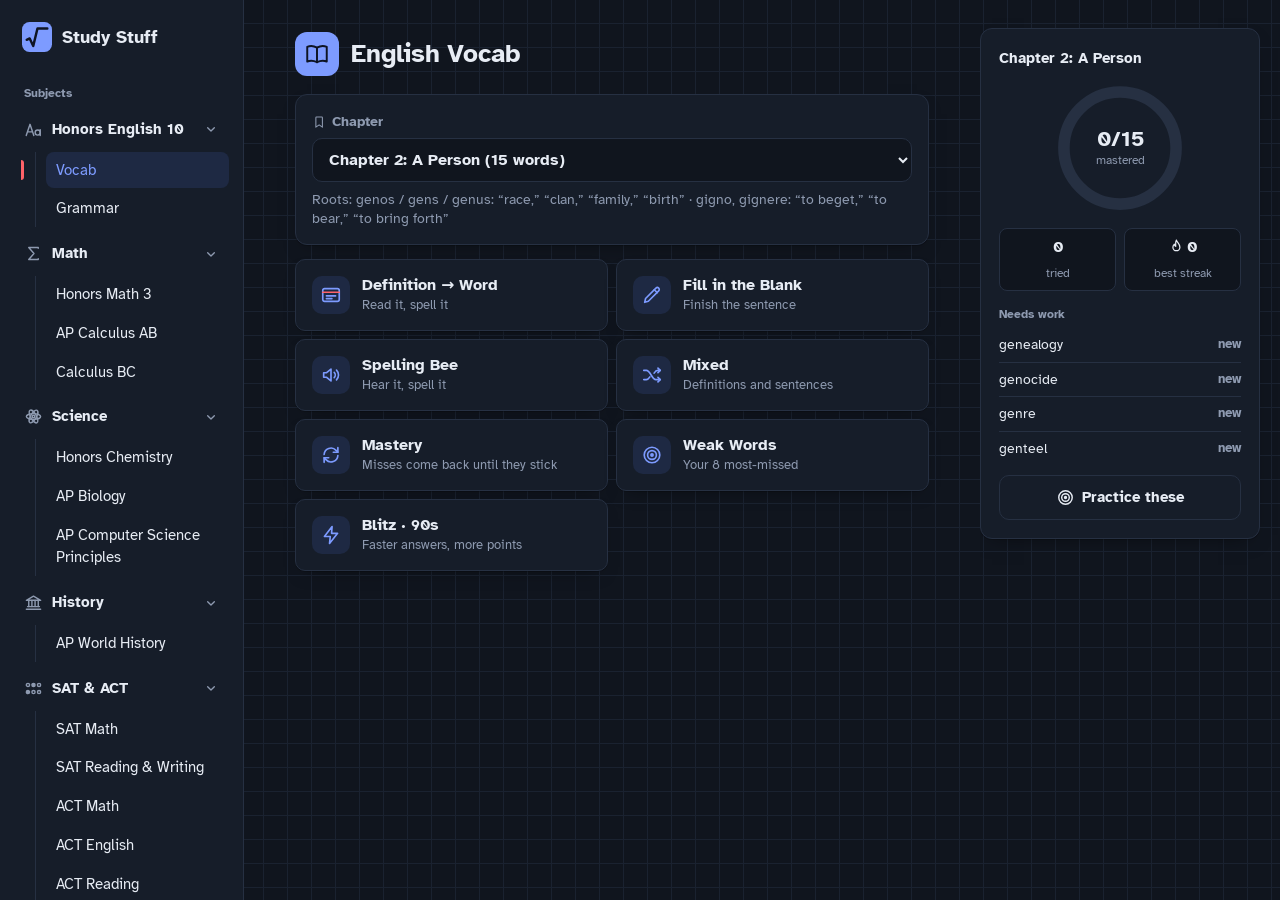
<file: index.html>
<!DOCTYPE html>
<html lang="en">
<head>
<meta charset="utf-8">
<meta name="viewport" content="width=device-width, initial-scale=1, viewport-fit=cover">
<meta name="description" content="Practice for English, math, chemistry and AP World History">
<meta name="theme-color" content="#10151E" id="themeColor">
<script>/* theme before first paint: dark unless the user picked light */
(function(){ var t = "dark"; try { t = (JSON.parse(localStorage.getItem("genVocabQuiz.v2") || "{}").settings || {}).theme || "dark"; } catch(e){}
  document.documentElement.dataset.theme = t; document.getElementById("themeColor").content = t === "light" ? "#F6F8FB" : "#10151E"; })();</script>
<script>try { if ((JSON.parse(localStorage.getItem("genVocabQuiz.v2") || "{}").settings || {}).big) document.documentElement.classList.add("bigtext"); } catch(e){}</script>
<script>/* Google Analytics (live site only) */
(function(){ if (!/\.github\.io$/.test(location.hostname)) return;
  var s = document.createElement("script"); s.async = true; s.src = "https://www.googletagmanager.com/gtag/js?id=G-8SXRDR5GD8"; document.head.appendChild(s);
  window.dataLayer = window.dataLayer || []; window.gtag = function(){ dataLayer.push(arguments); };
  gtag("js", new Date()); gtag("config", "G-8SXRDR5GD8"); })();</script>
<meta name="apple-mobile-web-app-capable" content="yes">
<meta name="mobile-web-app-capable" content="yes">
<meta name="apple-mobile-web-app-title" content="Study Stuff">
<meta name="apple-mobile-web-app-status-bar-style" content="default">
<link rel="preconnect" href="https://fonts.googleapis.com">
<link rel="preconnect" href="https://fonts.gstatic.com" crossorigin>
<link rel="stylesheet" href="https://fonts.googleapis.com/css2?family=Atkinson+Hyperlegible:ital,wght@0,400;0,700;1,400&display=swap">
<link rel="manifest" href="manifest.webmanifest">
<link rel="icon" type="image/png" sizes="192x192" href="icon-192.png">
<link rel="apple-touch-icon" href="apple-touch-icon.png">
<title>Study Stuff</title>
<link rel="stylesheet" href="css/app.css">
</head>
<body>
<canvas id="confetti"></canvas>
<div class="shell">
<aside class="rail" id="rail" aria-label="Navigation"></aside>
<div class="wrap">

  <!-- HOME -->
  <section id="home">
    <h1 class="brandh"><span class="logo" aria-hidden="true"><svg viewBox="0 0 32 32"><rect width="32" height="32" rx="8"/><path d="M5 19l3.2-1.5 3.8 8 4.5-18.5H27"/></svg></span>Study Stuff</h1>
    <div class="pagehead" id="pageHead"></div>
    <div class="subj" id="subjBar" role="tablist" aria-label="Class"></div>
    <div class="subsubj hidden" id="subSubj" role="tablist" aria-label="Subject"></div>
    <div class="subjload hidden" id="subjLoad" aria-live="polite"><span class="spin" aria-hidden="true"></span><span id="subjLoadTxt"></span></div>
    <div id="termsHome">
      <div class="card chapcard">
        <label class="chaplabel" for="chapSel" id="chapLabel">Chapter</label>
        <select id="chapSel" class="chapsel"></select>
        <div class="roots" id="chapRoots"></div>
        <p class="sub cardnote" id="homeBlurbT"></p>
      </div>
      <div class="modes" id="modes"></div>
    </div>
    <div id="probHome" class="hidden">
      <div class="card chapcard">
        <div class="pickrow">
          <div class="pick hidden" id="munitPick"><label class="chaplabel" for="munitSel" data-ic="layers">Unit</label><select id="munitSel" class="chapsel"></select></div>
          <div class="pick grow" id="msecPick"><label class="chaplabel" for="msecSel" data-ic="list">Section</label><select id="msecSel" class="chapsel"></select></div>
        </div>
        <p class="sub cardnote" id="homeBlurbP"></p>
      </div>
      <div class="modes" id="mmodes"></div>
    </div>
    <div class="row">
      <button class="grow ubtn" id="toStudy"></button>
      <button class="grow ubtn" id="toStats" data-ic="chart">Stats</button>
      <button class="grow ubtn" id="toSettings" data-ic="gear">Settings</button>
    </div>
    <button class="joinbtn hidden" id="toJoin" data-ic="join">Create account</button>
  </section>

  <!-- QUIZ -->
  <section id="quiz" class="hidden">
    <div class="qhead">
      <div class="topbar">
        <button class="link" id="quit" data-ic="close">Quit</button>
        <span class="chip" id="count"></span>
        <div class="hud">
          <span id="hudTimer" class="timer hidden"></span>
          <span id="hudStreak" class="streak"></span>
          <span id="hudScore"></span>
        </div>
      </div>
      <div class="bar"><div id="prog"></div></div>
    </div>
    <div class="card qcard">
      <button class="link rptbtn vrpt" id="vReport" data-ic="flag" aria-label="Report a problem with this question" title="Report a problem"></button>
      <span class="pos" id="pos"></span>
      <div id="promptWrap"></div>
      <div class="hint hidden" id="hint"></div>
      <form id="form" autocomplete="off">
        <input id="answer" type="text" placeholder="Type the word…" autocapitalize="none" autocorrect="off" autocomplete="off" spellcheck="false" enterkeyhint="go">
        <div class="row">
          <button type="submit" class="primary grow" id="check">Check</button>
          <button type="button" id="hintBtn">Hint</button>
          <button type="button" id="skip">Skip</button>
        </div>
      </form>
      <div class="fb" id="fb"></div>
      <div class="row hidden" id="sayRow"><button type="button" id="sayBtn" data-ic="speaker">Hear it</button></div>
    </div>
  </section>

  <!-- RESULTS -->
  <section id="end" class="hidden">
    <div class="card">
      <div class="small" id="endMode"></div>
      <div class="big"><span id="endScore"></span><span class="small"> pts</span><span id="newBest" class="badge hidden">NEW BEST</span></div>
      <div class="statgrid">
        <div class="stat"><b id="endAcc"></b><span>accuracy</span></div>
        <div class="stat"><b id="endStreak"></b><span>best streak</span></div>
        <div class="stat"><b id="endTime"></b><span>time</span></div>
      </div>
      <div class="row">
        <button class="primary grow" id="again">Play again</button>
        <button class="grow" id="retryMissed">Retry missed</button>
      </div>
      <div class="row">
        <button class="grow" id="brag" data-ic="copy">Copy score to send</button>
        <button class="grow" id="home2">Home</button>
      </div>
      <textarea id="bragText" rows="2" class="hidden" readonly></textarea>
    </div>
    <div class="card">
      <h2 data-ic="listCheck">Round breakdown</h2>
      <ul class="res" id="resList"></ul>
    </div>
  </section>

  <!-- STUDY -->
  <section id="study" class="hidden">
    <div class="topbar"><button class="link" data-home data-ic="back">Back</button></div>
    <div class="card"><h2 class="ih">ICON:book<span id="studyTitle">Study list</span></h2><div id="studyList"></div></div>
  </section>

  <!-- STATS -->
  <section id="stats" class="hidden">
    <div class="topbar"><button class="link" data-home data-ic="back">Back</button></div>
    <div class="card"><h2 class="ih">ICON:medal<span id="statsTitle">Best scores</span></h2><div id="bestList"></div></div>
    <div class="card"><h2 class="ih">ICON:target<span id="accTitle">Word accuracy <span class="small">(weakest first)</span></span></h2><div id="accList"></div></div>
    <button id="resetStats" data-ic="eraser">Reset stats (all chapters)</button>
  </section>

  <!-- SETTINGS -->
  <section id="settings" class="hidden">
    <button class="adminkey" id="adminKey" tabindex="-1" aria-hidden="true"></button>
    <div class="topbar"><button class="link" data-home data-ic="back">Back</button></div>
    <div class="card"><h2 data-ic="gear">Settings</h2>
      <div class="settings">
        <div class="slide setrow"><span class="setl">ICON:hash<label for="countRange">Questions per round</label></span><b id="countVal">All</b>
          <input type="range" id="countRange" min="0" max="8" step="1" aria-describedby="countVal"></div>
        <label class="sw setrow"><span class="setl">ICON:undo<span>Second chance on misses</span></span><input type="checkbox" id="secondChance" role="switch"><span class="swt" aria-hidden="true"></span></label>
        <label class="sw setrow"><span class="setl">ICON:skip<span>Go to the next question after a right answer</span></span><input type="checkbox" id="autoNext" role="switch"><span class="swt" aria-hidden="true"></span></label>
        <label class="sw setrow"><span class="setl">ICON:popper<span>Confetti for new bests</span></span><input type="checkbox" id="celebrate" role="switch"><span class="swt" aria-hidden="true"></span></label>
        <label class="sw setrow"><span class="setl">ICON:textSize<span>Larger text</span></span><input type="checkbox" id="bigText" role="switch"><span class="swt" aria-hidden="true"></span></label>
        <label class="sw setrow"><span class="setl">ICON:sparkle<span>Animations</span></span><input type="checkbox" id="motion" role="switch"><span class="swt" aria-hidden="true"></span></label>
        <label class="sw setrow" id="onlineRow"><span class="setl">ICON:users<span>Show friends when I'm online and what I'm studying</span></span><input type="checkbox" id="showOnline" role="switch"><span class="swt" aria-hidden="true"></span></label>
      </div>
      <div class="themerow"><span class="setl">ICON:contrast<span>Theme</span></span><div class="seg" id="themeSeg" role="radiogroup" aria-label="Theme"><button data-t="dark" role="radio" data-ic="moon">Dark</button><button data-t="light" role="radio" data-ic="sun">Light</button></div></div>
    </div>
    <button class="card rowbtn" id="toBoard" data-ic="trophy">Account &amp; leaderboard</button>
    <div class="card hidden" id="partyCard"><h2 data-ic="popper">Party</h2><div id="partyBox"></div></div>
    <button class="card rowbtn" id="toIssues" data-ic="flag">Issues &amp; reports</button>
    <div class="card">
      <h2 data-ic="archive">Backup</h2>
      <div class="row"><button class="grow" id="bkCopy"></button><button class="grow" id="bkRestore"></button></div>
      <textarea id="bkText" rows="3" class="hidden"></textarea>
    </div>
  </section>

  <!-- WRITING (SAQ / LEQ) -->
  <section id="write" class="hidden">
    <div class="topbar"><button class="link" id="wBack" data-ic="close">Done</button><span class="chip" id="wCount"></span></div>
    <div class="card qcard wcard" id="wCard"></div>
  </section>

  <!-- LEADERBOARD -->
  <section id="admin" class="hidden">
    <div class="topbar"><button class="link" id="adBack" data-ic="back">Settings</button></div>
    <div id="adBody"></div>
  </section>

  <section id="board" class="hidden">
    <div class="topbar"><button class="link" data-home data-ic="back">Back</button></div>
    <div class="card" id="acctCard"><h2 data-ic="trophy">Leaderboard</h2><div id="acct"></div></div>
  </section>

  <!-- ISSUES (reported problems, public, no names) -->
  <section id="issues" class="hidden">
    <div class="topbar"><button class="link" id="isBack" data-ic="back">Settings</button><span class="chip" id="isCount"></span></div>
    <div class="card">
      <h2 data-ic="flag">Issues</h2>
      <p class="small">Problems people have reported and what's been done about them. Names aren't shown.</p>
      <button class="primary" id="isNew" data-ic="flag">Report a problem</button>
      <div class="seg isfilter" id="isFilter" role="radiogroup" aria-label="Show"><button role="radio" data-f="open" data-ic="circleDot">Open</button><button role="radio" data-f="done" data-ic="checkCircle">Done</button><button role="radio" data-f="all" data-ic="list">All</button></div>
      <div id="isList"></div>
    </div>
  </section>

  <!-- PARTY (find a party / the lobby) -->
  <section id="party" class="hidden">
    <div class="topbar"><button class="link" id="pyBack" data-ic="back">Settings</button><span class="chip" id="pyCount"></span></div>
    <div id="pyBody"></div>
  </section>

  <!-- MATH QUIZ -->
  <section id="mquiz" class="hidden">
    <div class="qhead">
      <div class="topbar">
        <button class="link" id="mQuit" data-ic="close">Quit</button>
        <span class="ccount"><button class="prevq hidden" id="mPrev" aria-label="Look back at the previous question" title="Previous question">ICON:chevLeft</button><span class="chip" id="mCount"></span></span>
        <div class="hud"><span id="mStreak" class="streak"></span><span id="mScore"></span></div>
      </div>
      <div class="bar"><div id="mProg"></div></div>
      <div class="pstrip hidden" id="mParty" aria-label="Party"></div>
    </div>
    <div class="card qcard mcard mreview hidden" id="mReview" aria-live="polite"></div>
    <div class="card qcard mcard" id="mCard">
      <div class="mq-left">
        <div class="qtop"><span class="srcchip" id="mSrc"></span><span class="qacts"><button class="link toolsbtn hidden" id="mTools" data-ic="pencil">Tools</button><button class="link crossbtn hidden" id="mCross" data-ic="strike" aria-pressed="false">Cross out</button><button class="link learnbtn" id="mLearn" data-ic="book">Learn this</button><button class="link rptbtn" id="mReport" data-ic="flag" aria-label="Report a problem with this question" title="Report a problem"></button></span></div>
        <div class="mtext" id="mText"></div>
        <div class="mdisplay" id="mMath"></div>
        <div class="mgraph" id="mGraph"></div>
        <canvas id="qInk" class="qink hidden" aria-hidden="true"></canvas>
      </div>
      <div class="mq-right">
        <div class="mhint hidden" id="mHint"></div>
        <div id="mFields"></div>
        <div class="dock" id="mDock">
      <div class="keypad" id="keypad">
        <button data-k="(" aria-label="open parenthesis">(</button><button data-k=")" aria-label="close parenthesis">)</button>
        <button data-k="()/()" data-c="1" aria-label="fraction"><svg class="kico" viewBox="0 0 28 28" aria-hidden="true"><rect x="9" y="3" width="10" height="8" rx="1.5"/><line x1="5" y1="14" x2="23" y2="14" class="kfill"/><rect x="9" y="17" width="10" height="8" rx="1.5"/></svg></button><button data-k="^()" data-c="2" aria-label="exponent"><svg class="kico" viewBox="0 0 28 28" aria-hidden="true"><text x="3" y="23" class="ktxt">x</text><rect x="15" y="3" width="9" height="9" rx="1.5"/></svg></button>
        <button data-k="sqrt()" data-c="5" aria-label="square root"><svg class="kico" viewBox="0 0 28 28" aria-hidden="true"><path d="M2 16 L5.5 14.5 L9.5 24 L14 4 L26 4" class="kline"/><rect x="15.5" y="8" width="9" height="12" rx="1.5"/></svg></button><button data-k="⌫" aria-label="backspace"><svg class="kico" viewBox="0 0 28 28" aria-hidden="true"><path d="M9 6 H24 a2 2 0 0 1 2 2 V20 a2 2 0 0 1 -2 2 H9 L2 14 Z" class="kline"/><path d="M13 10 L20 18 M20 10 L13 18" class="kline"/></svg></button>
        <button data-k="cbrt()" data-c="5" class="kword krad hidden" aria-label="cube root">∛</button><button data-k="||" data-c="1" class="kword krad hidden" aria-label="absolute value">|x|</button><button data-k="x" class="kvar" aria-label="x">x</button><button data-k="-" aria-label="minus">−</button><button data-k=", " aria-label="comma">,</button>
        <button data-k="∞" aria-label="infinity">∞</button><button data-k="DNE" class="kword">DNE</button><button data-k="none" class="kword">none</button>
      </div>
      <div class="row dockrow">
        <button class="primary grow" id="mCheck" data-ic="check">Check</button>
        <button id="mHintBtn" data-ic="bulb">Hint</button>
        <button id="mSkip" data-ic="skip">Skip</button>
      </div>
    </div>
        <div class="fb" id="mFb"></div>
        <div class="msol hidden" id="mSol"></div>
      </div>
    </div>
  </section>

  <!-- MATH RESULTS -->
  <section id="mend" class="hidden">
    <div class="card">
      <div class="small" id="meMode"></div>
      <div class="big"><span id="meScore"></span><span class="small"> pts</span><span id="meBest" class="badge hidden">NEW BEST</span></div>
      <div class="statgrid">
        <div class="stat"><b id="meAcc"></b><span>fully right</span></div>
        <div class="stat"><b id="meStreak"></b><span>best streak</span></div>
        <div class="stat"><b id="meTime"></b><span>time</span></div>
      </div>
      <div class="row">
        <button class="primary grow" id="meAgain" data-ic="refresh">Play again</button>
        <button class="grow" id="meRetry">Retry missed</button>
      </div>
      <div class="row">
        <button class="grow" id="meBrag" data-ic="copy">Copy score to send</button>
        <button class="grow" id="meHome" data-ic="home">Home</button>
      </div>
      <textarea id="meBragText" rows="2" class="hidden" readonly></textarea>
    </div>
    <div class="card"><h2 data-ic="listCheck">Round breakdown</h2><ul class="res" id="meList"></ul></div>
  </section>

  <!-- MATH NOTES -->
  <section id="mnotes" class="hidden">
    <div class="topbar"><button class="link" data-home data-ic="back">Back</button></div>
    <div class="card"><h2 data-ic="notes">Notes summary</h2><div id="mnotesBody"></div></div>
  </section>
</div><!-- /wrap -->
<aside class="ctx" id="ctx" aria-label="Progress"></aside>
</div><!-- /shell -->

<div class="curlayer" id="curLayer" aria-hidden="true"></div>

<!-- REPORT A PROBLEM -->
<div class="sheet hidden" id="rpt" role="dialog" aria-modal="true" aria-labelledby="rptTitle">
  <div class="sheetbox rptbox">
    <div class="sheethead"><h2 id="rptTitle">Report a problem</h2><button class="link" id="rptClose" data-ic="close">Close</button></div>
    <div class="sheetbody" id="rptBody"></div>
  </div>
</div>

<!-- LEARN SHEET (notes for the current problem) -->
<div class="sheet hidden" id="prof" role="dialog" aria-modal="true" aria-labelledby="profTitle">
  <div class="sheetbox profbox">
    <div class="sheethead"><h2 id="profTitle">Profile</h2><button class="link" id="profClose" data-ic="close">Close</button></div>
    <div class="sheetbody" id="profBody"></div>
  </div>
</div>
<div class="sheet hidden" id="sheet" role="dialog" aria-modal="true" aria-labelledby="sheetTitle">
  <div class="sheetbox">
    <div class="sheethead"><h2 id="sheetTitle">Notes</h2><button class="link" id="sheetClose" data-ic="close">Close</button></div>
    <div class="sheetbody" id="sheetBody"></div>
  </div>
</div>

<script src="firebase-config.js"></script>
<script src="subjects/registry.js"></script>
<script src="js/core.js"></script>
<script src="js/icons.js"></script>
<script src="js/mathcore.js"></script>
<script src="js/terms.js"></script>
<script src="js/kit.js"></script>
<script src="js/problems.js"></script>
<script src="js/writing.js"></script>
<script src="js/tools.js"></script>
<script src="js/admin.js"></script>
<script src="js/account.js"></script>
<script src="js/daily.js"></script>
<script src="js/live.js"></script>
<script src="js/party.js"></script>
<script src="js/issues.js"></script>
<script src="js/shell.js"></script>
<script src="js/boot.js"></script>
</body>
</html>
</file>
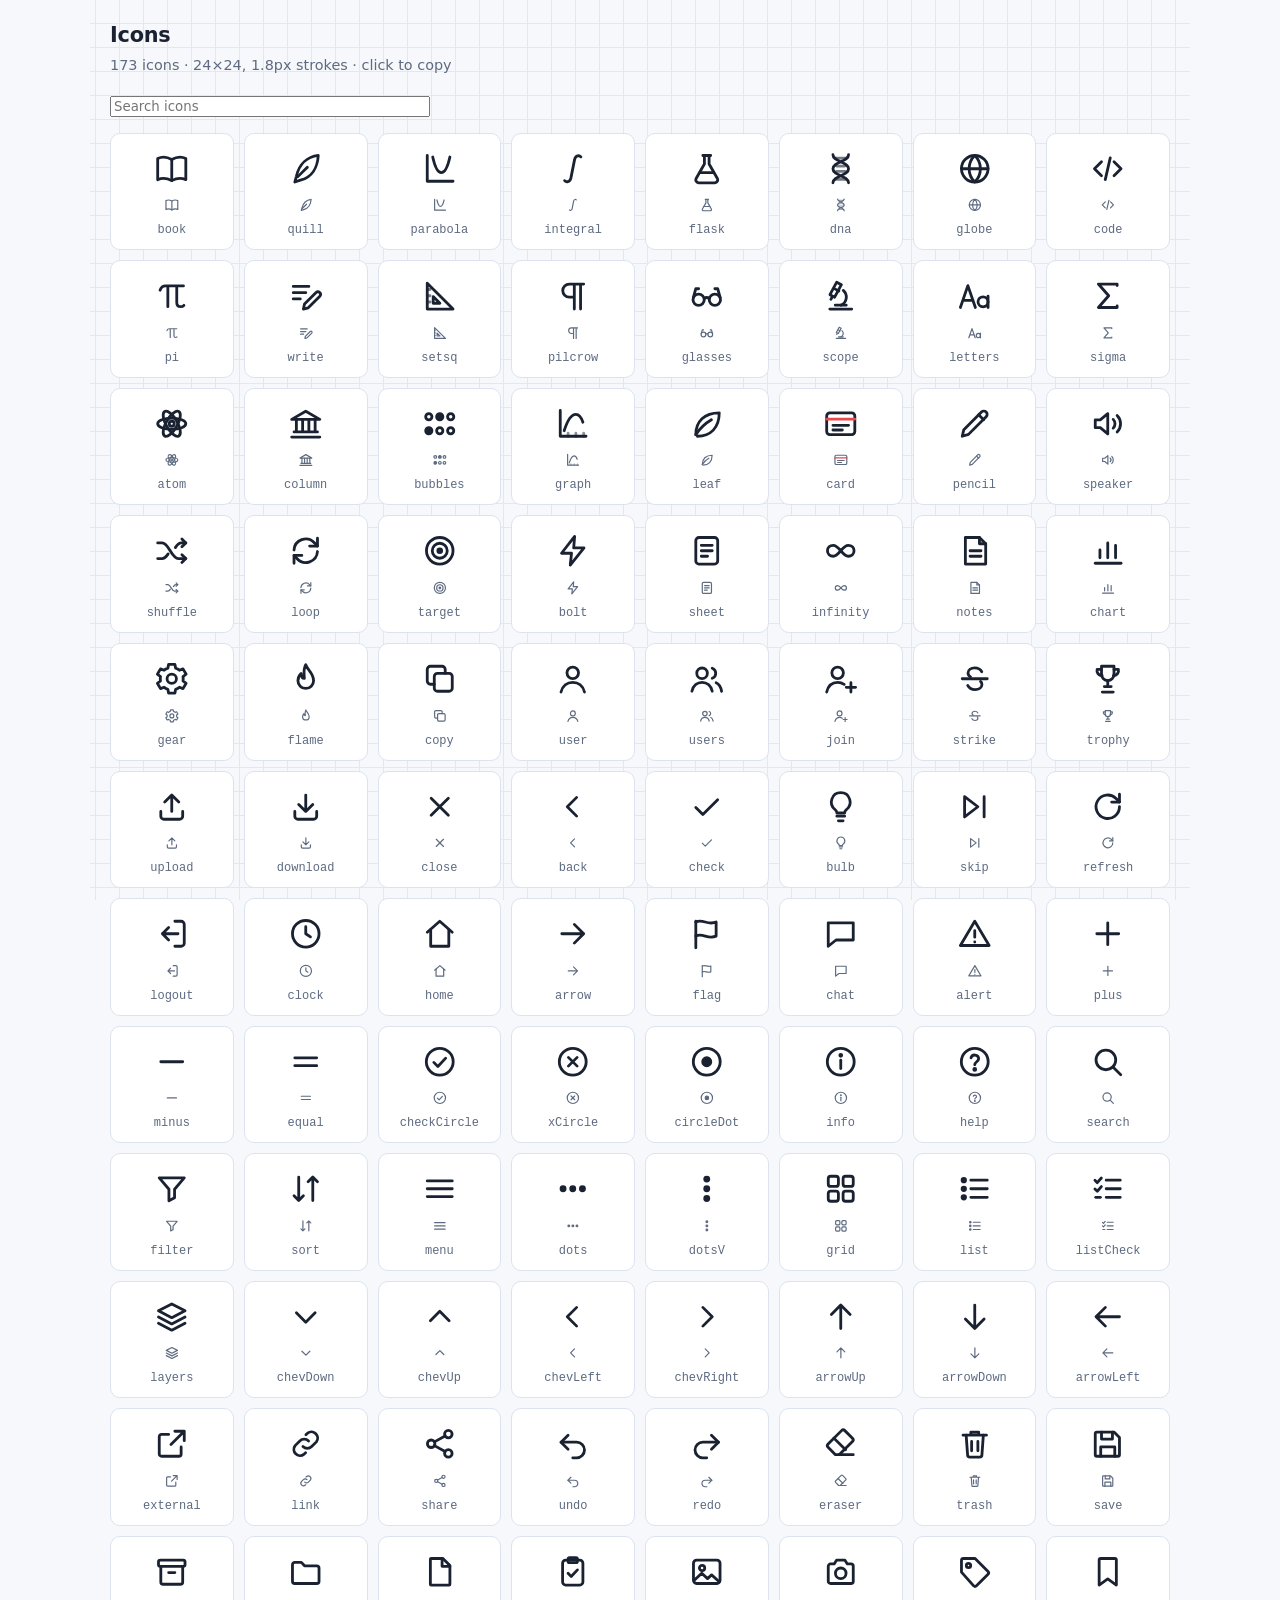
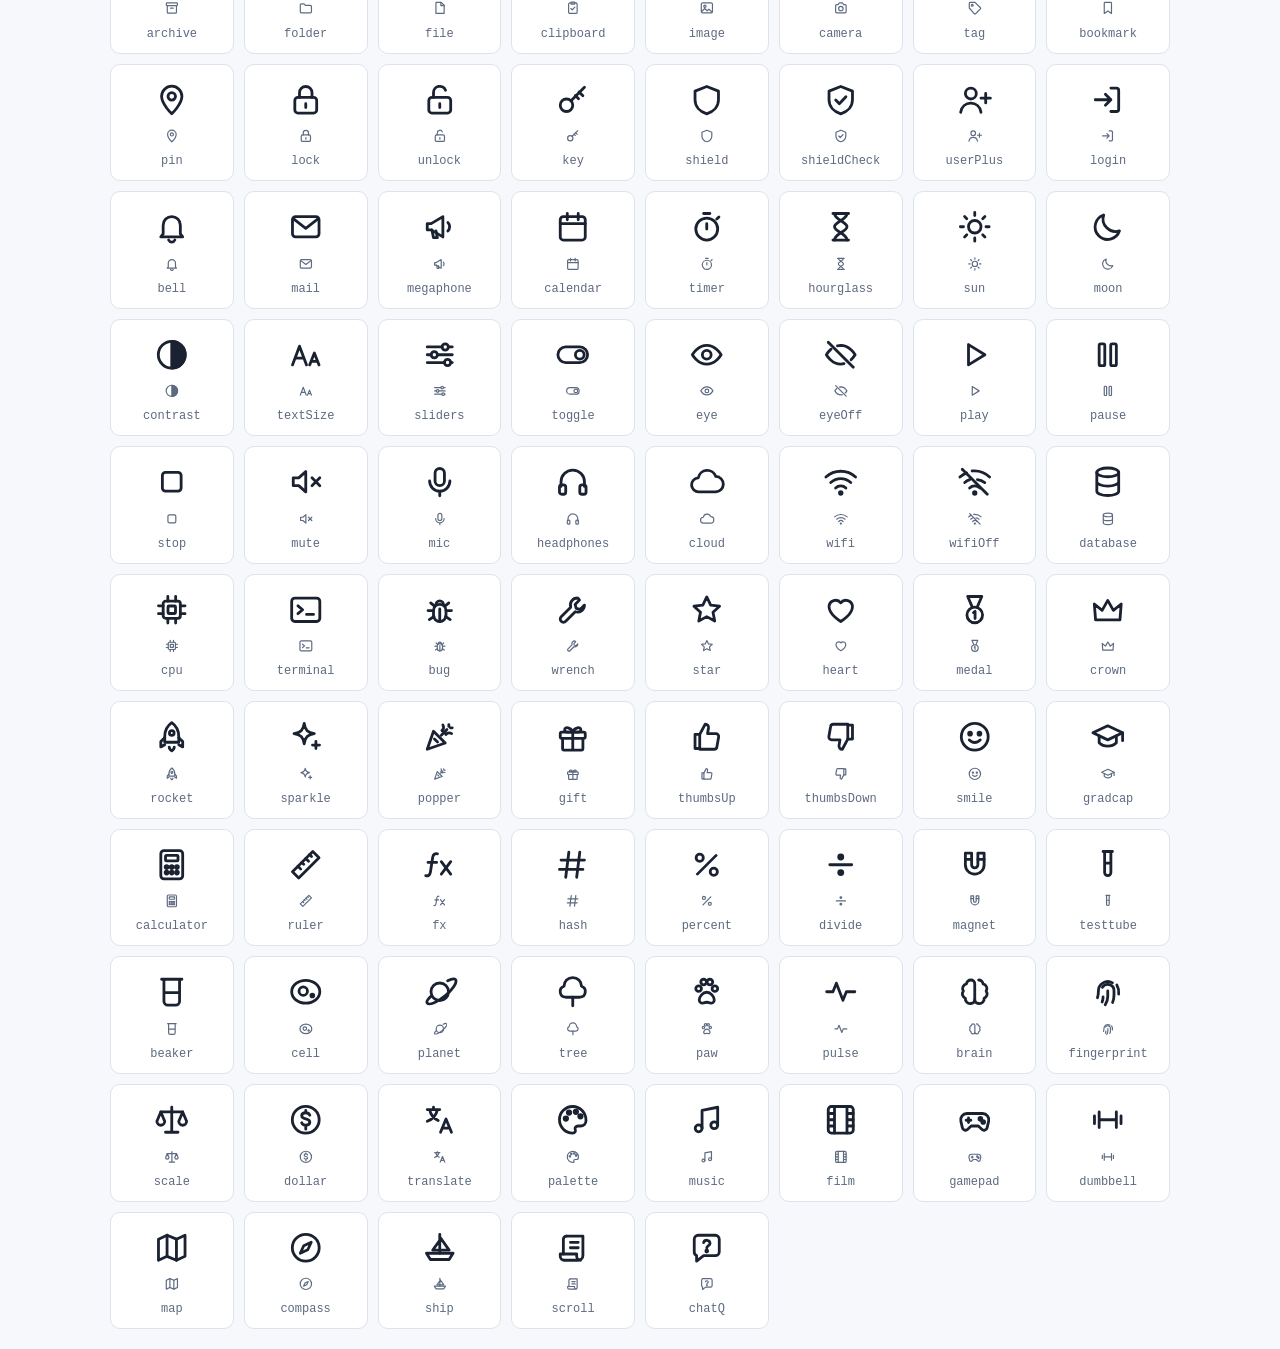
<file: tools/icons.html>
<!DOCTYPE html>
<html lang="en">
<head>
<meta charset="utf-8">
<meta name="viewport" content="width=device-width, initial-scale=1">
<title>Study Stuff icons</title>
<link rel="stylesheet" href="../css/app.css">
<style>
  body{padding:20px;max-width:1100px;margin:0 auto}
  h1{font-size:1.3rem;margin:0 0 4px}
  .sub{color:var(--muted);margin:0 0 16px;font-size:.9rem}
  #q{width:100%;max-width:320px;margin-bottom:16px}
  .igrid{display:grid;grid-template-columns:repeat(auto-fill,minmax(112px,1fr));gap:10px}
  .icell{display:flex;flex-direction:column;align-items:center;gap:8px;padding:14px 6px 10px;border:1px solid var(--line);border-radius:10px;background:var(--card);cursor:copy;color:var(--ink);font:inherit}
  .icell:hover{border-color:var(--accent)}
  .icell .big{font-size:30px;line-height:1}
  .icell .small{font-size:15px;line-height:1;color:var(--muted)}
  .icell code{font-size:.75rem;color:var(--muted)}
  .icell.copied code{color:var(--good)}
</style>
</head>
<body>
<!-- Every icon in js/icons.js, with its name. Click one to copy ic("name"). -->
<h1>Icons</h1>
<p class="sub" id="count"></p>
<input id="q" placeholder="Search icons" autocomplete="off">
<div class="igrid" id="grid"></div>
<script>
  // the one helper icons.js needs from the app
  window.escHTML = s => String(s).replace(/[&<>"]/g, c => ({"&":"&amp;","<":"&lt;",">":"&gt;",'"':"&quot;"}[c]));
</script>
<script src="../js/icons.js"></script>
<script>
  const grid = document.getElementById("grid"), names = Object.keys(ICONS);
  document.getElementById("count").textContent = names.length + " icons · 24×24, 1.8px strokes · click to copy";
  function draw(filter){
    grid.innerHTML = names.filter(n => n.toLowerCase().includes(filter)).map(n =>
      `<button class="icell" data-n="${n}"><span class="big">${ic(n)}</span><span class="small">${ic(n, "ic-s")}</span><code>${n}</code></button>`).join("");
  }
  draw("");
  document.getElementById("q").oninput = e => draw(e.target.value.trim().toLowerCase());
  grid.onclick = e => { const b = e.target.closest(".icell"); if (!b) return;
    navigator.clipboard && navigator.clipboard.writeText(`ic("${b.dataset.n}")`); b.classList.add("copied"); setTimeout(() => b.classList.remove("copied"), 900); };
</script>
</body>
</html>
</file>
<file: css/app.css>
/* Study Stuff styles. Theme colors are the --variables near the bottom (graph-paper notebook theme). */

:root{
  --bg:#f6f4ef; --card:#ffffff; --ink:#1f2328; --muted:#6b6f76;
  --accent:#3b5bdb; --good:#2f9e44; --bad:#e03131; --warn:#e8590c; --line:#e3e0d8;
}
*{box-sizing:border-box;-webkit-tap-highlight-color:transparent}
button,select,input{touch-action:manipulation}
body{margin:0;background:var(--bg);color:var(--ink);
  font:17px/1.5 system-ui,-apple-system,"Segoe UI",Roboto,sans-serif;
  padding:max(20px, env(safe-area-inset-top)) max(16px, env(safe-area-inset-right)) max(48px, env(safe-area-inset-bottom)) max(16px, env(safe-area-inset-left));
  -webkit-text-size-adjust:100%;}
.wrap{max-width:560px;margin:0 auto}
h1{font-size:1.3rem;margin:0 0 2px}
h2{font-size:1.1rem;margin:0 0 10px}
.sub{color:var(--muted);font-size:.9rem;margin:0 0 16px}
.hidden{display:none !important}
.card{background:var(--card);border:1px solid var(--line);border-radius:14px;padding:18px;margin-bottom:14px}
button{font:inherit;font-size:.95rem;padding:10px 14px;border-radius:10px;border:1px solid var(--line);
  background:var(--card);color:var(--ink);cursor:pointer}
button.primary{background:var(--accent);border-color:var(--accent);color:#fff;font-weight:600}
button:disabled{opacity:.45;cursor:default}
button.link{border:none;background:none;color:var(--accent);padding:6px 4px}
.row{display:flex;gap:8px;margin-top:12px;flex-wrap:wrap}
.row > .grow{flex:1}

/* home */
.modes{display:grid;grid-template-columns:1fr 1fr;gap:10px}
.mode{text-align:left;padding:12px;display:flex;flex-direction:column;gap:2px;min-height:96px}
.mode b{font-size:.98rem}
.mode span{font-size:.8rem;color:var(--muted);line-height:1.3}
.mode i{font-style:normal;font-size:.75rem;color:var(--accent);margin-top:auto;font-weight:600}
.settings{display:flex;flex-wrap:wrap;gap:14px;align-items:center;font-size:.92rem}
.settings label{display:flex;align-items:center;gap:6px}
.chapcard{padding:14px 16px}
.chaplabel{display:block;font-size:.75rem;text-transform:uppercase;letter-spacing:.06em;color:var(--muted);margin-bottom:6px}
select.chapsel{width:100%;font-weight:600;padding:10px 12px}
.roots{font-size:.82rem;color:var(--muted);margin-top:8px;line-height:1.4}
.rootline{font-size:.85rem;color:var(--muted);font-weight:400;margin-top:8px}
.rootline b{color:var(--ink);font-weight:600}
.grouphead{font-size:.8rem;text-transform:uppercase;letter-spacing:.05em;color:var(--accent);margin:16px 0 2px;font-weight:700}
select{font:inherit;font-size:16px;padding:6px 8px;border-radius:8px;border:1px solid var(--line);background:var(--bg);color:var(--ink)}
input[type=checkbox]{width:18px;height:18px;accent-color:var(--accent)}

/* quiz */
.topbar{display:flex;justify-content:space-between;align-items:center;margin-bottom:8px}
.chip{font-size:.85rem;color:var(--muted)}
.hud{display:flex;gap:12px;font-weight:600;font-size:.95rem}
.hud .streak{color:var(--warn)}
.hud .timer{color:var(--bad)}
.bar{height:6px;background:var(--line);border-radius:3px;overflow:hidden;margin-bottom:12px}
.bar > div{height:100%;background:var(--accent);width:0;transition:width .25s}
.pos{display:inline-block;font-size:.72rem;text-transform:uppercase;letter-spacing:.06em;
  color:var(--accent);border:1px solid var(--accent);border-radius:999px;padding:1px 9px;margin-bottom:10px}
.prompt{font-size:1.1rem;margin:0 0 14px}
.blank{display:inline-block;min-width:70px;border-bottom:2px solid var(--accent);margin:0 2px}
.play{font-size:1.05rem;padding:14px 18px;margin-bottom:12px}
.hint{background:var(--bg);border-radius:10px;padding:10px 12px;font-size:.92rem;color:var(--muted);
  margin:-2px 0 14px;white-space:pre-line}
.hint .letters{font-family:ui-monospace,Menlo,Consolas,monospace;letter-spacing:.02em;color:var(--ink);font-size:.95rem;white-space:nowrap;display:block;overflow-x:auto}
input[type=text]{width:100%;font-size:max(16px,1.15rem);-webkit-appearance:none;padding:12px 14px;border-radius:10px;border:2px solid var(--line);
  background:var(--bg);color:var(--ink);outline:none}
input[type=text]:focus{border-color:var(--accent)}
input.good{border-color:var(--good) !important} input.bad{border-color:var(--bad) !important}
input.retry{border-color:var(--warn) !important}
@keyframes shake{0%,100%{transform:translateX(0)}25%{transform:translateX(-6px)}75%{transform:translateX(6px)}}
.shake{animation:shake .25s 2}
.fb{margin-top:14px;font-weight:600;min-height:1.5em}
.fb.good{color:var(--good)} .fb.bad{color:var(--bad)} .fb.warn{color:var(--warn)}
.fb .norm{font-weight:400;color:var(--ink)}
.diff{font-family:ui-monospace,Menlo,Consolas,monospace;font-size:1.05rem;font-weight:400;
  background:var(--bg);border-radius:8px;padding:6px 10px;margin-top:6px;display:inline-block;color:var(--ink)}
.diff .x{color:var(--bad);text-decoration:line-through}
.diff .add{color:var(--good);text-decoration:underline;font-weight:700}
.legend{font-size:.75rem;color:var(--muted);font-weight:400;margin-top:4px}

/* results */
.big{font-size:2.4rem;font-weight:700;margin:2px 0}
.badge{display:inline-block;background:var(--warn);color:#fff;font-size:.75rem;font-weight:700;
  border-radius:999px;padding:2px 10px;margin-left:6px;vertical-align:middle}
.statgrid{display:grid;grid-template-columns:repeat(3,1fr);gap:8px;margin:10px 0}
.stat{background:var(--bg);border-radius:10px;padding:8px;text-align:center}
.stat b{display:block;font-size:1.15rem}
.stat span{font-size:.75rem;color:var(--muted)}
ul.res{list-style:none;padding:0;margin:8px 0 0}
ul.res li{padding:8px 0;border-top:1px solid var(--line);font-size:.95rem}
.ok{color:var(--good);font-weight:700} .no{color:var(--bad);font-weight:700}
.small{font-size:.8rem;color:var(--muted)}
textarea{width:100%;font:inherit;font-size:16px;border-radius:8px;border:1px solid var(--line);background:var(--bg);color:var(--ink);padding:8px;margin-top:8px}

/* study / stats */
.word{padding:12px 0;border-top:1px solid var(--line)}
.word:first-of-type{border-top:none}
.word .w{font-weight:700;font-size:1.05rem}
.word .d{font-size:.92rem;margin:2px 0}
.word .s{font-size:.85rem;color:var(--muted);font-style:italic}
.acc{height:8px;border-radius:4px;background:var(--line);overflow:hidden;margin-top:4px}
.acc > div{height:100%}
.say{padding:2px 8px;font-size:.85rem;margin-left:6px}
canvas#confetti{position:fixed;inset:0;pointer-events:none;z-index:50}
/* subject switch */
.subj{display:flex;gap:8px;margin:6px 0 14px}
.subj button{flex:1;font-weight:600;padding:11px 8px}
.subj button.on{background:var(--accent);border-color:var(--accent);color:#fff}
/* math typesetting */
.mdisplay{font-size:1.25rem;overflow-x:auto;padding:4px 2px 12px;text-align:center;line-height:1.3}
.mdisplay > *{vertical-align:middle}
.frac{display:inline-flex;flex-direction:column;vertical-align:middle;text-align:center;margin:0 .15em}
.fnum{border-bottom:1.5px solid currentColor;padding:0 .2em .08em}
.fden{padding:.08em .2em 0}
.frac .frac{font-size:.9em}
.mdisplay sup,.mprev sup,.mi sup,.msol sup,.mans sup,.mmini sup{font-size:.68em;vertical-align:.55em;line-height:0}
.msqrt{display:inline-flex;align-items:stretch;vertical-align:middle;position:relative;margin:0 .05em}
.radsvg{width:.62em;flex:none;overflow:visible}
.radsvg path{fill:none;stroke:currentColor;stroke-width:1.5;stroke-linejoin:round;stroke-linecap:round}
.radi{border-top:1.5px solid currentColor;padding:.12em .18em 0 .1em;margin-top:.02em}
.ridx{font-size:.5em;align-self:flex-start;margin-right:-.45em;margin-top:.1em;position:relative;z-index:1}
.mbox{display:inline-block;width:.75em;height:.95em;border:1.5px dashed var(--accent);border-radius:3px;vertical-align:middle;margin:0 .08em}
.mlim{display:inline-flex;align-items:center;gap:.3em}
.limw{display:inline-flex;flex-direction:column;align-items:center;line-height:1.05}
.limsub{font-size:.62em;white-space:nowrap}
.mo{margin:0 .16em} .mneg{margin-right:.05em}
i.mv{font-family:"Times New Roman",Georgia,serif;font-size:1.1em;padding:0 .02em}
.mpre{margin-right:.2em}
.mi{white-space:nowrap}
.mtext{margin:0 0 10px;font-size:1rem}
.srcchip{display:inline-block;font-size:.72rem;color:var(--muted);border:1px solid var(--line);border-radius:999px;padding:1px 9px;margin-bottom:8px}
.mfield{margin-top:12px}
.mfield label{display:block;font-size:.85rem;color:var(--muted);margin-bottom:4px;font-weight:600}
.mprev{min-height:1.5em;font-size:1.05rem;margin-top:5px;overflow-x:auto;white-space:nowrap}
.perr{color:var(--muted);font-size:.85rem;font-style:italic}
.mans{font-size:.95rem;margin-top:4px;color:var(--good);font-weight:600}
.keypad{display:grid;grid-template-columns:repeat(6,1fr);gap:6px}
.keypad button{padding:5px 0;font-size:1.15rem;display:flex;align-items:center;justify-content:center;min-height:40px}
.keypad .kvar{font-family:"Times New Roman",Georgia,serif;font-style:italic;font-size:1.3rem}
.keypad .kword{font-size:.82rem;font-weight:600}
.kico{width:26px;height:26px}
.kico rect{fill:none;stroke:currentColor;stroke-width:1.8;stroke-dasharray:3 2.2}
.kico .kfill{stroke:currentColor;stroke-width:2.2;stroke-linecap:round}
.kico .kline{fill:none;stroke:currentColor;stroke-width:2;stroke-linejoin:round;stroke-linecap:round}
.kico .ktxt{fill:currentColor;font:italic 19px "Times New Roman",Georgia,serif}
.msol{background:var(--bg);border-radius:10px;padding:10px 12px;margin-top:12px;font-size:.95rem;line-height:1.7}
.msol ol{padding-left:20px;margin:6px 0 0}
.mhint{background:var(--bg);border-radius:10px;padding:10px 12px;margin:0 0 6px;font-size:.92rem;line-height:1.7}
.mgraph svg{width:100%;height:auto;max-width:440px;display:block;margin:6px auto 10px;background:var(--card);border:1px solid var(--line);border-radius:10px}
.g-grid{stroke:var(--line);stroke-width:1}
.g-axis{stroke:var(--muted);stroke-width:1.4}
.g-asy{stroke:var(--accent);stroke-width:1.5;stroke-dasharray:6 5;opacity:.75}
.g-curve{stroke:var(--ink);fill:none;stroke-width:2.3;stroke-linejoin:round}
.g-dot{fill:var(--ink)}
.g-hole{fill:var(--card);stroke:var(--ink);stroke-width:2}
.g-lab,.g-tick{fill:var(--muted);font-size:11px;font-family:system-ui,sans-serif}
.g-val{fill:var(--accent);font-size:11.5px;font-weight:700;font-family:system-ui,sans-serif;paint-order:stroke;stroke:var(--card);stroke-width:3px}
ul.mnotes{padding-left:18px;margin:6px 0 4px;line-height:1.8}
.mmini{font-size:.9rem;margin-top:4px;overflow-x:auto}
.g-user{stroke:var(--bad);fill:none;stroke-width:2.2;stroke-dasharray:5 4}
.g-key{fill:var(--muted);font-size:11px;font-family:system-ui,sans-serif;paint-order:stroke;stroke:var(--card);stroke-width:3px}
.nfig{border-top:1px solid var(--line);padding-top:10px;margin-top:10px}
.ncap{font-size:.92rem;line-height:1.6}
.nmath{font-size:1.05rem;padding:6px 0 0}
.mwhy{color:var(--warn);font-weight:600;font-size:.88rem}
/* docked keypad + actions */
#mquiz{padding-bottom:calc(var(--dockh, 150px) + 16px)}
.dock{position:fixed;left:0;right:0;bottom:0;z-index:30;background:var(--bg);border-top:1px solid var(--line);
  padding:8px max(12px, env(safe-area-inset-right)) max(8px, env(safe-area-inset-bottom)) max(12px, env(safe-area-inset-left));
  box-shadow:0 -4px 16px rgba(0,0,0,.06)}
.dock > *{max-width:560px;margin-left:auto;margin-right:auto}
.dockrow{margin-top:8px}
.dock .keypad.hidden + .dockrow{margin-top:0}
#mquiz.hidden ~ .dock, section.hidden .dock{display:none}
/* compact multi-part answers */
.mgrid{display:grid;grid-template-columns:1fr 1fr;gap:0 10px}
.mgrid .mfield{margin-top:10px;min-width:0}
.mgrid input[type=text]{font-size:16px;padding:9px 10px}
.mgrid .mfield label{font-size:.78rem}
.mfield input[type=text]{padding:10px 12px}
.mprev:empty{min-height:0;margin:0}

/* ---- mobile layout ---- */
.qhead{position:sticky;top:0;z-index:25;background:var(--bg);margin:-8px -16px 12px;padding:8px 16px 0}
.qhead .topbar{margin-bottom:6px;gap:8px}
.qhead .chip{flex:1;text-align:center;white-space:nowrap;overflow:hidden;text-overflow:ellipsis;font-size:.82rem}
.qhead .bar{margin:0 -16px;border-radius:0;height:4px}
.modes{gap:8px}
.mode{min-height:0;padding:10px 12px}
.mode span{font-size:.78rem}

.card{padding:16px}
h1{margin-bottom:4px}
input[type=password]{width:100%;font-size:16px;padding:11px 12px;border-radius:10px;border:2px solid var(--line);background:var(--bg);color:var(--ink);outline:none;-webkit-appearance:none}
input[type=password]:focus{border-color:var(--accent)}
#acForm{display:flex;flex-direction:column;gap:8px;margin-top:10px}
#acForm input[type=text]{font-size:16px;padding:11px 12px}
.seg{display:flex;background:var(--bg);border-radius:10px;padding:3px;gap:3px}
.seg button{flex:1;border:none;background:none;padding:8px;font-size:.9rem;font-weight:600;color:var(--muted)}
.seg button.on{background:var(--card);color:var(--ink);box-shadow:0 1px 3px rgba(0,0,0,.1)}
.acrow{display:flex;justify-content:space-between;align-items:center}
.acerr{color:var(--bad);font-size:.88rem;margin-top:8px;min-height:1em}
.lbtoggle{width:100%;margin-top:10px}
ol.lb{list-style:none;padding:0;margin:10px 0 0}
ol.lb li{border-top:1px solid var(--line)}
.lbrow{display:flex;align-items:center;gap:10px;width:100%;padding:9px 6px;background:none;border:0;color:inherit;font:inherit;text-align:left;cursor:pointer;border-radius:8px}
.lbrow:hover{background:var(--bg)} .lbrow:focus-visible{outline:2px solid var(--accent);outline-offset:-2px}
.lbgo{transform:rotate(180deg);color:var(--muted);margin-left:-2px} .lbs{white-space:nowrap}
ol.lb li.me{background:var(--bg);border-radius:8px}
.lbr{width:1.6em;text-align:center;font-weight:700;color:var(--muted)}
.lbn{flex:1;display:flex;flex-direction:column;font-weight:600;min-width:0}
.lbn .small{font-weight:400}
#settings .settings{flex-direction:column;align-items:flex-start;gap:10px}

/* ================= THEME: graph-paper notebook ================= */
:root{
  --bg:#F6F8FB; --grid:#E2E8F2; --card:#FFFFFF; --ink:#1A2232; --muted:#5D6A80;
  --accent:#2F54EB; --accent-ink:#FFFFFF; --accent-soft:#E8EDFF;
  --good:#1F9D55; --bad:#D64545; --warn:#D9730D; --line:#DCE3EE;
  --rule:#E5484D; --hl:#FFD43B; --shadow:0 1px 0 rgba(26,34,50,.04), 0 6px 18px -10px rgba(26,34,50,.18);
  --font:"Atkinson Hyperlegible", system-ui, -apple-system, "Segoe UI", Roboto, sans-serif;
}
:root{color-scheme:light}
:root[data-theme="dark"]{color-scheme:dark;
    --bg:#10151E; --grid:#1A2230; --card:#161D29; --ink:#E7ECF4; --muted:#8E9AB0;
    --accent:#7D9BFF; --accent-ink:#0E1424; --accent-soft:#1E2943;
    --good:#4CC38A; --bad:#FF6B6B; --warn:#FFA94D; --line:#263042;
    --rule:#FF6369; --hl:#FFD43B; --shadow:0 1px 0 rgba(0,0,0,.2), 0 8px 20px -12px rgba(0,0,0,.6);
}

/* graph paper */
html{background:var(--bg)}
body{
  font-family:var(--font); font-size:17px; line-height:1.5; color:var(--ink);
  background-color:var(--bg);
  background-image:
    linear-gradient(var(--grid) 1px, transparent 1px),
    linear-gradient(90deg, var(--grid) 1px, transparent 1px);
  background-size:24px 24px; background-position:-1px -1px; background-attachment:fixed;
  min-height:100vh; min-height:100dvh; box-sizing:border-box;
}
button, input, select, textarea{font-family:inherit}
h1{font-size:1.55rem;letter-spacing:-.01em;font-weight:700;margin:2px 0 10px}
h2{font-size:1.05rem;font-weight:700}
.sub{color:var(--muted);font-size:.92rem;max-width:60ch}

/* surfaces: quiet cards, one strong index card */
.card{background:var(--card);border:1px solid var(--line);border-radius:12px;box-shadow:var(--shadow)}
.qcard{border-radius:6px;border-top:0;position:relative;padding-top:22px}
.qcard::before{content:"";position:absolute;left:0;right:0;top:0;height:4px;background:var(--rule);border-radius:6px 6px 0 0}
.qcard::after{content:"";position:absolute;left:0;right:0;top:4px;height:1px;background:color-mix(in srgb, var(--rule) 25%, transparent)}

/* buttons */
button{border-radius:10px;border:1px solid var(--line);background:var(--card);color:var(--ink);font-weight:600;transition:background-color .12s, border-color .12s}
button.primary{background:var(--accent);border-color:var(--accent);color:var(--accent-ink)}
button.link{color:var(--accent);font-weight:700}
button:focus-visible, select:focus-visible{outline:3px solid color-mix(in srgb, var(--accent) 45%, transparent);outline-offset:2px}
input:focus, textarea:focus{outline:none;box-shadow:0 0 0 3px color-mix(in srgb, var(--accent) 22%, transparent)}
@media (hover:hover) and (pointer:fine){
  button:not(:disabled):hover{border-color:var(--accent)}
  button.primary:not(:disabled):hover{filter:brightness(1.07)}
  .mode:hover{background:var(--accent-soft)}
}

/* subject switch: one segmented track */
.subj{background:var(--card);border:1px solid var(--line);border-radius:12px;padding:4px;gap:4px;box-shadow:var(--shadow)}
.subj button{border:none;background:none;border-radius:9px;color:var(--muted);padding:10px 8px}
.subj button.on{background:var(--accent);color:var(--accent-ink)}

/* section pickers: sentence case, no shouting */
.chaplabel{text-transform:none;letter-spacing:0;font-size:.85rem;font-weight:700;color:var(--muted)}
select.chapsel{border:1.5px solid var(--line);background:var(--bg);font-weight:700;border-radius:10px}
.roots{font-size:.85rem}

/* modes: icon + text rows, easy thumb targets */
.mode{display:flex;flex-direction:column;gap:2px;padding:11px 12px;border-radius:10px;background:var(--card);box-shadow:var(--shadow);text-align:left}
.mode b{font-size:.98rem}
.mode span{color:var(--muted);font-weight:400}
.mode i{margin-top:auto;padding-top:4px;color:var(--ink);font-weight:700}
.mode i:not(:empty)::before{content:"";display:inline-block;width:.55em;height:.55em;border-radius:50%;background:var(--hl);margin-right:.35em;vertical-align:.05em}

/* question details */
.pos{text-transform:none;letter-spacing:0;font-weight:700;font-size:.8rem;border-radius:6px;background:var(--accent-soft);border-color:transparent}
.srcchip{border-radius:6px;background:var(--bg);border-color:var(--line);font-weight:700}
.prompt{font-size:1.15rem;line-height:1.55}
.grouphead{text-transform:none;letter-spacing:0;font-size:.95rem;color:var(--accent)}
input[type=text], input[type=password]{border-width:1.5px;border-radius:10px;background:var(--bg)}
.hud .streak{color:var(--ink);background:var(--hl);border-radius:6px;padding:0 6px}
.hud .streak:empty{display:none}
.badge{background:var(--hl);color:#1A2232}
.bar > div{background:var(--accent)}
.stat{background:var(--bg);border:1px solid var(--line)}
.hint, .mhint, .msol{background:var(--bg);border:1px solid var(--line)}
.qhead{background:color-mix(in srgb, var(--bg) 92%, transparent);-webkit-backdrop-filter:blur(8px);backdrop-filter:blur(8px)}
.dock{background:color-mix(in srgb, var(--bg) 94%, transparent);-webkit-backdrop-filter:blur(10px);backdrop-filter:blur(10px)}
.keypad button{background:var(--card)}
.mgraph svg{border-radius:6px}

@media (prefers-reduced-motion: reduce){
  *{transition:none !important;animation:none !important;scroll-behavior:auto !important}
}

/* ================= larger screens ================= */
@media (min-width: 720px){
  body{padding-left:24px;padding-right:24px}
  .wrap{max-width:760px}
  .qhead{margin-left:-24px;margin-right:-24px;padding-left:24px;padding-right:24px}
  .qhead .bar{margin-left:-24px;margin-right:-24px}
  .modes{grid-template-columns:repeat(3, 1fr)}
}

/* ===== desktop shell: sidebar | content | progress panel ===== */
@media (min-width: 960px){
  body{padding:0}
  .shell{display:grid;grid-template-columns:244px minmax(0, 1fr);min-height:100vh;min-height:100dvh}
  .wrap{max-width:none;width:100%;margin:0;padding:28px clamp(24px, 4vw, 56px) 48px;box-sizing:border-box;container-type:inline-size}
  .wrap > section{max-width:860px;margin-left:auto;margin-right:auto}
  .qhead{margin-left:calc(-1 * clamp(24px, 4vw, 56px));margin-right:calc(-1 * clamp(24px, 4vw, 56px));padding-left:clamp(24px, 4vw, 56px);padding-right:clamp(24px, 4vw, 56px);margin-top:-28px;padding-top:14px}
  .qhead .bar{margin-left:calc(-1 * clamp(24px, 4vw, 56px));margin-right:calc(-1 * clamp(24px, 4vw, 56px))}
  /* the sidebar already has subjects + pages, so hide the phone versions */
  #home > h1, #home > .subj, #home > .row{display:none}
  #home .modes{grid-template-columns:repeat(2, 1fr)}
  #home .mode{padding:16px}
  #mquiz{max-width:1040px !important}
}
@media (min-width: 1280px){
  .shell{grid-template-columns:244px minmax(0, 1fr) 300px}
}
/* math quiz: question left, answers right, once the content area is wide enough */
@container (min-width: 860px){
  #mquiz .mcard{display:grid;grid-template-columns:minmax(0, 1.05fr) minmax(0, 1fr);column-gap:32px;align-items:start;padding:26px 28px 24px}
  /* keeps the question in view while the answers scroll; more specific than the plain rule below, which the drawing canvas needs on phones */
  #mquiz .mcard .mq-left{position:sticky;top:76px}
  #mquiz .mdisplay{font-size:1.45rem;text-align:left;padding-left:0}
  .mprev{font-size:1.1rem}
}

/* mouse + keyboard: the keypad sits under the answers instead of docking to the bottom */
@media (hover:hover) and (pointer:fine){
  .dock{position:static;transform:none !important;background:none;border:0;box-shadow:none;padding:12px 0 0;-webkit-backdrop-filter:none;backdrop-filter:none}
  .dock > *{max-width:none}
  #mquiz{padding-bottom:24px}
  .keypad{grid-template-columns:repeat(6, minmax(0, 52px));justify-content:start}
  .keypad button{min-height:36px}
}


/* subject switcher wraps into rows of two when there are 3+ subjects */
.subj .ss{display:none}
.subj.many{flex-wrap:wrap}
.subj.many button{flex:1 1 0;min-width:calc(25% - 4px);white-space:nowrap;overflow:hidden;text-overflow:ellipsis}
@media (max-width: 719px){ .subj.many .sl{display:none} .subj.many .ss{display:inline}
  .subj.lots button{padding:10px 4px;font-size:.88rem} .subj.lots button .ic{display:none}
  .subj.five{flex-wrap:nowrap} .subj.five button{min-width:0;flex:1 1 auto;padding:10px 2px;font-size:.82rem;letter-spacing:-.01em} }
#msecSel optgroup{font-weight:700}

/* ================= icons ================= */
.ic{width:1.25em;height:1.25em;flex:none;fill:none;stroke:currentColor;stroke-width:1.8;stroke-linecap:round;stroke-linejoin:round;vertical-align:-.25em}
.ic-s{width:1.05em;height:1.05em;vertical-align:-.18em}
button .ic + span{margin-left:.45em}
button:has(> .ic){display:inline-flex;align-items:center;justify-content:center}
.link .ic{margin-right:.15em}
.hud .ic, .stat .ic, .srow .ic, .fbstreak .ic, .cstats .ic{margin-right:.2em}
.srow{display:inline-flex;align-items:center;gap:.35em}
.srow .ic{margin:0}
.fbstreak{display:inline-flex;align-items:center;margin-left:.6em;background:var(--hl);color:#1A2232;border-radius:6px;padding:0 .4em;font-size:.88em}
.hrow{display:flex;gap:.5em;align-items:flex-start}
.hrow .ic{margin-top:.25em;color:var(--warn)}
.fb .ic{margin-right:.3em}
.say{display:inline-flex;align-items:center}

/* ================= subject switch: sliding highlight ================= */
.subj{position:relative}
.subj .pill{position:absolute;left:0;top:0;width:0;height:0;border-radius:9px;background:var(--accent);z-index:0;pointer-events:none}
.subj.ready .pill{transition:transform .3s cubic-bezier(.3,.7,.2,1), width .3s cubic-bezier(.3,.7,.2,1)}
.subj button{position:relative;z-index:1;background:none !important;transition:color .2s}
.subj button.on{color:var(--accent-ink)}

/* ================= mode tiles ================= */
.mode{position:relative;display:grid;grid-template-columns:auto 1fr;column-gap:12px;align-items:start;padding:12px;text-align:left}
.mode .mico{width:38px;height:38px;border-radius:10px;display:grid;place-items:center;background:var(--accent-soft);color:var(--accent);transition:background-color .2s, color .2s, transform .2s}
.mode .mico .ic{width:22px;height:22px}
.mode .mtxt{display:flex;flex-direction:column;gap:1px;min-width:0;padding-right:28px}
.mode .mtxt b{font-size:.98rem;line-height:1.25}
.mode .mtxt span{font-size:.8rem;color:var(--muted);font-weight:400;line-height:1.35;display:-webkit-box;-webkit-line-clamp:2;-webkit-box-orient:vertical;overflow:hidden}
.mode .mbest{position:absolute;top:10px;right:10px;margin:0;font-style:normal;font-size:.72rem;font-weight:700;color:#1A2232;background:var(--hl);border-radius:6px;padding:1px 6px !important}
.mode i:not(:empty)::before{content:none}
@media (hover:hover) and (pointer:fine){
  .mode{transition:transform .18s, box-shadow .18s, border-color .18s}
  .mode:hover{transform:translateY(-2px);background:var(--card);border-color:var(--accent);box-shadow:0 10px 24px -14px color-mix(in srgb, var(--accent) 60%, transparent)}
  .mode:hover .mico{background:var(--accent);color:var(--accent-ink);transform:rotate(-6deg)}
}

/* ================= less clutter on phones ================= */
.cardnote{margin:8px 0 0;font-size:.82rem}
.cardnote:empty{display:none}
.roots{display:-webkit-box;-webkit-line-clamp:2;-webkit-box-orient:vertical;overflow:hidden}
#home > .row{gap:8px}
.ubtn{flex-direction:column;gap:2px;padding:9px 6px;font-size:.8rem;color:var(--muted)}
.ubtn .ic{width:22px;height:22px;color:var(--accent)}
.ubtn .ic + span{margin-left:0}

/* correct answer: a quick stamp */
.fb.good{animation:stamp .32s cubic-bezier(.2,.9,.3,1.3)}
@keyframes stamp{from{transform:scale(.92);opacity:.3}to{transform:none;opacity:1}}

/* ================= sidebar (desktop) ================= */
.rail, .ctx{display:none}
@media (min-width: 960px){
  .rail{display:flex;flex-direction:column;position:sticky;top:0;height:100vh;height:100dvh;box-sizing:border-box;padding:22px 14px 18px;
        background:var(--card);border-right:1px solid var(--line);overflow-y:auto}
  .brand{display:flex;align-items:center;gap:10px;font-weight:700;font-size:1.1rem;padding:0 8px 18px}
  .logo svg{width:30px;height:30px;display:block}
  .logo rect{fill:var(--accent)}
  .logo path{fill:none;stroke:var(--accent-ink);stroke-width:2.6;stroke-linecap:round;stroke-linejoin:round}
  .rlabel{font-size:.78rem;font-weight:700;color:var(--muted);padding:14px 10px 6px}
  .rnav{display:flex;flex-direction:column;gap:2px}
  .rnav button{display:flex;align-items:center;justify-content:flex-start;gap:10px;border:0;background:none;padding:9px 10px;border-radius:8px;color:var(--ink);font-weight:600;text-align:left;position:relative}
  .rnav button .ic{color:var(--muted)}
  .rnav button .ic + span{margin-left:0}
  .rnav button:hover{background:var(--bg)}
  .rnav button.on{background:var(--accent-soft);color:var(--accent)}
  .rnav button.on .ic{color:var(--accent)}
  .rnav button.on::before{content:"";position:absolute;left:-14px;top:8px;bottom:8px;width:3px;border-radius:0 3px 3px 0;background:var(--rule)}
  .rbottom{margin-top:auto;padding-top:12px;border-top:1px solid var(--line)}
}

/* ================= progress panel (wide desktop) ================= */
@media (min-width: 1280px){
  .ctx{display:block;position:sticky;top:0;height:100vh;height:100dvh;box-sizing:border-box;padding:28px 20px 20px 0;overflow-y:auto}
  .cpanel{background:var(--card);border:1px solid var(--line);border-radius:12px;box-shadow:var(--shadow);padding:18px}
  .ctitle{font-weight:700;font-size:.95rem;margin-bottom:12px}
  .ring{position:relative;width:132px;height:132px;margin:4px auto 14px}
  .ring svg{width:100%;height:100%;transform:rotate(-90deg)}
  .ring circle{fill:none;stroke-width:7}
  .rbg{stroke:var(--line)}
  .rfg{stroke:var(--accent);stroke-linecap:round;transition:stroke-dashoffset .6s cubic-bezier(.3,.7,.2,1)}
  .rtxt{position:absolute;inset:0;display:flex;flex-direction:column;align-items:center;justify-content:center}
  .rtxt b{font-size:1.35rem;line-height:1.1}
  .rtxt span{font-size:.75rem;color:var(--muted)}
  .cstats{display:flex;gap:8px;margin-bottom:6px}
  .cstats > div{flex:1;background:var(--bg);border:1px solid var(--line);border-radius:8px;padding:6px 4px;text-align:center}
  .cstats b{display:flex;align-items:center;justify-content:center;font-size:1rem}
  .cstats span{font-size:.72rem;color:var(--muted)}
  .clabel{font-size:.78rem;font-weight:700;color:var(--muted);margin:14px 0 4px}
  .clist{list-style:none;margin:0;padding:0}
  .clist li{display:flex;align-items:center;gap:8px;padding:6px 0;border-top:1px solid var(--line);font-size:.9rem}
  .clist li:first-child{border-top:0}
  .clist li > span{flex:1;min-width:0;overflow:hidden;text-overflow:ellipsis;white-space:nowrap;display:flex;align-items:center;gap:6px}
  .clist em{font-style:normal;font-weight:700;font-size:.8rem;color:var(--muted)}
  .clog li.ok .ic{color:var(--good)} .clog li.no .ic{color:var(--bad)}
  .clog li{animation:slidein .25s ease-out}
  @keyframes slidein{from{opacity:0;transform:translateY(-4px)}to{opacity:1;transform:none}}
  .cbtn{width:100%;margin-top:10px}
  .cnote{font-size:.85rem;color:var(--muted);margin-top:12px;display:flex;align-items:center;gap:6px}
}

/* ================= small fixes ================= */
.mode .mtxt{color:var(--ink)}
.brandh{display:flex;align-items:center;gap:10px;font-size:1.35rem}
.brandh .logo svg, .brand .logo svg{width:30px;height:30px;display:block}
.logo rect{fill:var(--accent)}
.logo path{fill:none;stroke:var(--accent-ink);stroke-width:2.6;stroke-linecap:round;stroke-linejoin:round}
.pagehead{display:none}
/* phones: one tidy list of modes, one line each */
@media (max-width: 719px){
  .modes{grid-template-columns:1fr !important;gap:8px}
  .mode{align-items:center;padding:10px 12px}
  .mode .mico{width:36px;height:36px}
  .mode .mtxt span{-webkit-line-clamp:1}
}
@media (min-width: 960px){
  .pagehead{display:flex;align-items:center;gap:12px;font-size:1.6rem;font-weight:700;letter-spacing:-.01em;margin:4px 0 18px}
  .phico{width:44px;height:44px;border-radius:12px;display:grid;place-items:center;background:var(--accent);color:var(--accent-ink)}
  .phico .ic{width:26px;height:26px}
}

/* ================= tap-to-answer chips ================= */
.vh{display:none}
.chips{display:flex;flex-wrap:wrap;gap:8px;margin-top:2px}
.chip{padding:10px 14px;border-radius:10px;border:1.5px solid var(--line);background:var(--bg);font-weight:600;min-height:44px;flex:1 1 auto;text-align:center}
.chip.sel{border-color:var(--accent);background:var(--accent-soft);color:var(--accent)}
.chip.right{border-color:var(--good);background:color-mix(in srgb, var(--good) 14%, var(--card));color:var(--ink)}
.chip.wrong{border-color:var(--bad);background:color-mix(in srgb, var(--bad) 10%, var(--card));color:var(--muted);text-decoration:line-through}
.chip:disabled{opacity:1}
.chip:disabled:not(.right):not(.wrong){opacity:.5}
@media (hover:hover) and (pointer:fine){ .chip:not(:disabled):hover{border-color:var(--accent);background:var(--accent-soft)} }

/* question top line: source + Learn this */
.qtop{display:flex;align-items:center;justify-content:space-between;flex-wrap:wrap;gap:6px 8px;margin-bottom:8px}
.qtop .srcchip{margin-bottom:0;min-width:0;max-width:100%;flex:0 1 auto;overflow:hidden;text-overflow:ellipsis;white-space:nowrap}
.learnbtn{flex:none;padding:4px 2px}
/* the question's tool buttons: one size, never wrapping mid-label; if the row is too tight they move to their own line */
.qtop .qacts{flex:0 0 auto;margin-left:auto}
.qtop .qacts .link{font-size:.88rem;white-space:nowrap}
.sollearn{margin-top:10px;font-size:.9rem;padding:4px 0}

/* ================= Learn sheet: bottom sheet on phones, dialog on desktop ================= */
body.noscroll{overflow:hidden}
.sheet{position:fixed;inset:0;z-index:60;background:rgba(16,21,30,.45);display:flex;align-items:flex-end;justify-content:center}
.sheetbox{background:var(--card);width:100%;max-width:680px;max-height:86vh;max-height:86dvh;display:flex;flex-direction:column;
  border-radius:16px 16px 0 0;border:1px solid var(--line);border-bottom:0;box-shadow:0 -10px 30px -12px rgba(0,0,0,.35);
  padding-bottom:env(safe-area-inset-bottom);animation:sheetup .22s cubic-bezier(.3,.7,.2,1)}
.sheethead{display:flex;align-items:center;justify-content:space-between;gap:10px;padding:14px 16px 10px;border-bottom:1px solid var(--line)}
.sheethead h2{margin:0;font-size:1.05rem;min-width:0}
.sheetbody{overflow-y:auto;-webkit-overflow-scrolling:touch;padding:6px 16px 22px;overscroll-behavior:contain}
@keyframes sheetup{from{transform:translateY(24px);opacity:.4}to{transform:none;opacity:1}}
@media (min-width: 720px){
  .sheet{align-items:center;padding:24px}
  .sheetbox{border-radius:14px;border-bottom:1px solid var(--line);max-height:84vh;animation:none}
  .sheethead{padding:16px 20px 12px}
  .sheetbody{padding:8px 20px 24px}
}

/* ================= notes blocks ================= */
.nsec{margin-bottom:6px}
.nh{font-size:1rem;margin:18px 0 6px;font-weight:700}
.nh:first-child{margin-top:8px}
.np{margin:8px 0;line-height:1.65;max-width:68ch}
.nsteps{margin:6px 0 8px;padding-left:0;list-style:none;counter-reset:st}
.nsteps li{counter-increment:st;position:relative;padding:5px 0 5px 34px;line-height:1.6}
.nsteps li::before{content:counter(st);position:absolute;left:0;top:6px;width:24px;height:24px;border-radius:7px;background:var(--accent-soft);color:var(--accent);font-weight:700;font-size:.82rem;display:grid;place-items:center}
.ncall{display:flex;gap:10px;align-items:flex-start;border-radius:10px;padding:10px 12px;margin:10px 0;line-height:1.6;font-size:.95rem}
.ncall .ic{flex:none;margin-top:.28em}
.ntip{background:var(--accent-soft)}
.ntip .ic{color:var(--accent)}
.nwarn{background:color-mix(in srgb, var(--hl) 22%, var(--card));border-left:3px solid var(--hl)}
.nwarn .ic{color:var(--warn)}
.nex{border:1px dashed var(--line);border-radius:10px;padding:10px 12px;margin:10px 0;line-height:1.6;background:var(--bg)}
.nexa{margin-top:4px;color:var(--ink)}
.ntable{overflow-x:auto;margin:8px 0;-webkit-overflow-scrolling:touch}
.ntable table{border-collapse:collapse;width:100%;font-size:.9rem;line-height:1.45}
.ntable th{text-align:left;font-weight:700;color:var(--muted);font-size:.8rem;padding:6px 8px;border-bottom:1.5px solid var(--line);white-space:nowrap}
.ntable td{padding:7px 8px;border-bottom:1px solid var(--line);vertical-align:top}
.ntable td:first-child{font-weight:700}
.ntable tr:last-child td{border-bottom:0}
@media (max-width: 479px){ .ntable table{font-size:.85rem} .ntable td, .ntable th{padding:6px 6px} }
sub{font-size:.72em;line-height:0;vertical-align:-.28em}
.chem{white-space:nowrap}
.chem sup{font-size:.72em;line-height:0;vertical-align:.55em}
.themerow{display:flex;align-items:center;justify-content:space-between;gap:12px;margin-top:14px;padding-top:12px;border-top:1px solid var(--line);font-size:.92rem}
.themerow .seg{width:180px}
.chip kbd{display:none}
@media (hover:hover) and (pointer:fine){
  .chip{position:relative}
  .chip kbd{display:inline-block;margin-left:8px;font:700 .7rem var(--font);color:var(--muted);border:1px solid var(--line);border-radius:4px;padding:0 5px;vertical-align:.1em}
}

/* stacked answer list for sentence-length options */
.chips.stack{flex-direction:column;gap:8px}
.chips.stack .chip{flex:none;width:100%;text-align:left;font-weight:400;font-size:1rem;line-height:1.45;padding:12px 14px;display:flex;align-items:flex-start;gap:10px;min-height:0}
.chips.stack .chip.sel{font-weight:600}
@media (hover:hover) and (pointer:fine){ .chips.stack .chip kbd{order:-1;margin:2px 0 0 0;flex:none} }
/* source excerpt above a question */
.mtext p{margin:0}
.stim{margin:0 0 12px;padding:12px 14px;border-left:3px solid var(--accent);background:var(--bg);border-radius:0 10px 10px 0}
.stim blockquote{margin:0;font-size:.95rem;line-height:1.6;white-space:pre-line}
.stim figcaption{margin-top:6px;font-size:.8rem;color:var(--muted);font-weight:700}
/* Settings → leaderboard link (phones; desktop uses the sidebar) */
.rowbtn{display:flex;align-items:center;gap:10px;width:100%;text-align:left;padding:14px 16px;font-weight:700}
.rowbtn::after{content:"›";margin-left:auto;color:var(--muted);font-size:1.3rem;line-height:1}
@media (min-width: 960px){ #toBoard{display:none} }
#lbList + .lbtoggle{margin-top:10px}

/* ================= writing practice (SAQ / LEQ) ================= */
textarea{width:100%;box-sizing:border-box;font:inherit;font-size:1rem;line-height:1.5;color:var(--ink);background:var(--bg);border:1.5px solid var(--line);border-radius:10px;padding:10px 12px;resize:vertical;min-height:84px}
.wlead{color:var(--muted);font-size:.92rem;margin:4px 0 10px}
.wprompt{font-size:1.08rem;line-height:1.55;font-weight:700;margin:4px 0 12px}
ol.saq{list-style:none;margin:0;padding:0;display:flex;flex-direction:column;gap:16px}
.wq{margin-bottom:6px;line-height:1.5}
.wfb{margin-top:8px}
.wchecks{list-style:none;margin:0 0 8px;padding:0;display:flex;flex-direction:column;gap:4px;font-size:.92rem}
.wchecks li{display:flex;gap:8px;align-items:flex-start;line-height:1.45}
.wchecks .ic{flex:none;margin-top:.15em}
.wchecks li.ok .ic{color:var(--good)}
.wchecks li.todo .ic{color:var(--warn)}
.wmodel{background:var(--accent-soft);border-radius:10px;padding:10px 12px;margin:8px 0;line-height:1.55;font-size:.95rem}
.wlabel{font-size:.78rem;font-weight:700;color:var(--accent);margin-bottom:2px}
.wself{display:flex;align-items:center;gap:8px;flex-wrap:wrap;font-size:.9rem;color:var(--muted)}
.wself button{padding:6px 12px;font-size:.88rem}
.wself button.on{border-color:var(--accent);background:var(--accent-soft);color:var(--accent)}
.wscore{display:flex;align-items:center;gap:10px;margin-top:14px;padding:12px 14px;border-radius:10px;background:var(--bg);border:1px solid var(--line)}
.wbtns{margin-top:16px}
.wideas{margin:0 0 6px;border:1px solid var(--line);border-radius:10px;padding:8px 12px;background:var(--bg)}
.wideas summary{cursor:pointer;font-weight:700;font-size:.92rem;color:var(--accent);list-style:none;display:flex;align-items:center;gap:6px}
.wideas summary::-webkit-details-marker{display:none}
.wideas ul{margin:8px 0 2px;padding-left:18px;font-size:.92rem;line-height:1.6}
.thb{display:flex;flex-direction:column;gap:8px}
.thb label{display:flex;flex-direction:column;gap:3px;font-size:.85rem;font-weight:700;color:var(--muted)}
.thb input{font-size:1rem}
.thprev{margin-top:10px;padding:10px 12px;border-left:3px solid var(--accent);background:var(--bg);border-radius:0 10px 10px 0;line-height:1.55}
#tMode{margin-top:4px;padding-left:0}
.rubric{margin-top:10px;font-size:.9rem;line-height:1.55}
.rubric ul{margin:4px 0 0;padding-left:18px}
@media (min-width: 720px){ .thb{display:grid;grid-template-columns:1fr 1fr} }
.chips.stack .chip{color:var(--ink)}
@media (pointer:coarse){ .chip kbd{display:none !important} }
/* picture and chart sources */
.simg, .schart{border-left:0;border-radius:10px;padding:10px;background:var(--bg);border:1px solid var(--line)}
.simg img{display:block;width:100%;max-height:420px;object-fit:contain;border-radius:6px;background:#fff}
.simg .imgalt{display:none;font-size:.92rem;line-height:1.55}
.simg.noimg a{display:none}
.simg.noimg .imgalt{display:block}
.schart svg{display:block;width:100%;height:auto}
.schart text{fill:var(--ink);font-family:var(--font)}
.schart .bar{fill:var(--accent);height:22px;margin:0;border-radius:0;background:none} /* the progress-bar .bar rule would squash chart bars to 6px */
.schart blockquote{margin:0 0 12px}
.schart .axis{stroke:var(--line)}
.schart .muted{fill:var(--muted)}
/* unit + section pickers */
.pickrow{display:flex;flex-direction:column;gap:10px}
.pickrow .pick{min-width:0}
.pickrow select{width:100%}
@media (min-width: 720px){ .pickrow{flex-direction:row} .pickrow .pick{flex:1} .pickrow .pick.grow{flex:1.6} }
.tgt{text-decoration:underline;text-decoration-color:var(--accent);text-decoration-thickness:2px;text-underline-offset:4px}

/* create-account shortcut */
.joinbtn{width:100%;margin-top:8px;gap:8px;color:var(--accent);font-weight:600;border-style:dashed}
.joinbtn .ic{color:var(--accent)}
@media (min-width: 960px){ #home > .joinbtn{display:none} }
.rnav button.rjoin{color:var(--accent);border:1px dashed var(--accent);margin-bottom:4px}
.rnav button.rjoin .ic{color:var(--accent)}

/* Check waits until every box is answered */
#mCheck.dim{opacity:.5}
/* desktop rounds: a little breathing room under the header */
@media (min-width: 960px){
  #mquiz > .qhead, #quiz > .qhead{margin-bottom:56px}
}
@media (min-width: 1280px){
  .shell:has(#mquiz:not(.hidden)) .ctx, .shell:has(#quiz:not(.hidden)) .ctx{padding-top:124px}
}

/* class groups: phone second row + sidebar dropdowns */
.subsubj{display:flex;gap:6px;margin:-6px 0 14px;padding:0 2px}
.subsubj button{flex:1;border:1px solid var(--line);background:none;border-radius:9px;padding:7px 8px;font-weight:600;font-size:.88rem;color:var(--muted)}
.subsubj button.on{border-color:var(--accent);color:var(--accent);background:var(--accent-soft)}
@media (min-width: 960px){
  #home > .subsubj{display:none}
  .rnav .rgrp .caret{width:16px;height:16px;margin-left:auto;fill:none;stroke:var(--muted);stroke-width:2;stroke-linecap:round;stroke-linejoin:round;transition:transform .15s}
  .rnav .rgrp[aria-expanded="false"] .caret{transform:rotate(-90deg)}
  .rsub{display:flex;flex-direction:column;gap:2px;margin:0 0 4px 21px;padding-left:10px;border-left:1px solid var(--line)}
  .rsub.hidden{display:none}
  .rsub button{padding:7px 10px;font-weight:500}
  .rsub button.on::before{left:-25px}
}
@media (min-width: 960px){ .rnav .rgrp > span{white-space:nowrap;overflow:hidden;text-overflow:ellipsis} .rnav .rgrp{gap:9px} }
.acsync{display:flex;align-items:center;gap:8px;margin:10px 0 2px;font-size:.92rem;color:var(--muted)}
.acsync input{accent-color:var(--accent);width:16px;height:16px}

/* ---- round tools ---- */
.qtop .qacts{display:flex;gap:14px;align-items:center}
.toolsbtn.on{color:var(--accent)}
.tools{position:fixed;z-index:55;left:0;right:0;bottom:0;height:52vh;height:52dvh;background:var(--card);border-top:1px solid var(--line);
  box-shadow:0 -10px 30px rgba(0,0,0,.25);display:flex;flex-direction:column;padding-bottom:env(safe-area-inset-bottom)}
body.toolsopen #mquiz{padding-bottom:54vh}
.tbar{display:flex;align-items:center;gap:8px;padding:8px 10px;border-bottom:1px solid var(--line)}
.ttabs{display:flex;gap:4px;flex:1;overflow-x:auto}
.ttabs button{border:0;background:none;color:var(--muted);font-weight:600;padding:7px 10px;border-radius:8px;white-space:nowrap}
.ttabs button.on{background:var(--accent-soft);color:var(--accent)}
.tbody{flex:1;min-height:0;display:flex}
.tpane{flex:1;min-width:0;display:flex;flex-direction:column;padding:8px 10px 10px;gap:8px}
.tpane.hidden{display:none}
.padtools{display:flex;gap:6px}
.padtools button{border:1px solid var(--line);background:none;color:var(--muted);border-radius:8px;padding:5px 10px;font-weight:600;font-size:.85rem}
.padtools button.on{border-color:var(--accent);color:var(--accent)}
#padCanvas{flex:1;min-height:0;border:1px dashed var(--line);border-radius:10px;touch-action:none;cursor:crosshair;display:block}
.calcin{width:100%;font:600 1.15rem/1.3 var(--mono, ui-monospace, monospace);padding:8px 10px;border-radius:10px;border:1px solid var(--line);background:var(--bg);color:var(--ink)}
.calcout{min-height:1.4em;text-align:right;font:600 1.05rem var(--mono, ui-monospace, monospace);color:var(--accent)}
.calcout.err{color:var(--bad, #e5484d)}
.calckeys{flex:1;min-height:0;display:grid;grid-template-columns:repeat(5,1fr);gap:6px}
.calckeys button{border:1px solid var(--line);background:var(--bg);color:var(--ink);border-radius:9px;font-weight:600;font-size:1rem;min-height:34px}
.calckeys button.dig{background:var(--card)}
.calckeys button.eq{background:var(--accent);color:var(--accent-ink);border-color:var(--accent)}
.ptinfo{font-size:.9rem;color:var(--muted);min-height:1.3em}
.ptinfo b{color:var(--ink)}
.ptwrap{flex:1;min-height:0;overflow:auto}
.ptgrid{display:grid;grid-template-columns:repeat(18,minmax(30px,1fr));grid-template-rows:repeat(7,auto) 8px auto auto;gap:2px;min-width:560px}
.ptgrid .el{border:1px solid var(--line);background:var(--bg);color:var(--ink);border-radius:4px;padding:2px 0 3px;display:flex;flex-direction:column;align-items:center;line-height:1.05;min-height:34px}
.ptgrid .el i{font-style:normal;font-size:.6rem;color:var(--muted)}
.ptgrid .el b{font-size:.82rem}
.ptgrid .el.on{border-color:var(--accent);color:var(--accent)}
.ptgrid .elgap{font-size:.55rem;color:var(--muted);display:flex;align-items:center;justify-content:center;border:1px dashed var(--line);border-radius:4px}
@media (min-width: 960px){
  .tools{left:auto;right:24px;bottom:24px;width:440px;height:min(470px,70vh);border:1px solid var(--line);border-radius:14px}
  body.toolsopen #mquiz{padding-bottom:0}
  .tools:has(.tpane[data-t=pt]:not(.hidden)){width:min(760px,calc(100vw - 340px))}
}
.ttabs .ts{display:none}
@media (max-width: 480px){ .ttabs .tl{display:none} .ttabs .ts{display:inline} }
#padCanvas{flex:none}
.schart .ln{fill:none;stroke:var(--ink);stroke-width:2.6;stroke-linejoin:round}
.schart .ln.c1{stroke:var(--accent)} .schart .ln.c2{stroke:var(--good)} .schart .ln.c3{stroke:var(--warn)}
.schart .dash{stroke-dasharray:8 6} .schart .dot{stroke-dasharray:2 5;stroke-linecap:round}
.schart .arw{stroke:var(--ink);stroke-width:2;marker-end:none}
.schart .lg1{fill:var(--accent)} .schart .lg2{fill:var(--good)} .schart .lg3{fill:var(--warn)}
.mprev .fixed{font-size:.78rem;font-weight:700;color:var(--accent);margin-right:6px;text-transform:uppercase;letter-spacing:.04em}

/* cross out */
.crossbtn.on{color:var(--accent)}
#mFields.crossing .chip:not(:disabled){outline:1px dashed var(--muted);outline-offset:-4px}
.chip.out{opacity:.42;text-decoration:line-through;text-decoration-thickness:2px}
.chip.out kbd{text-decoration:none}
@media (max-width: 480px){ .qacts .toolsbtn span, .qacts .crossbtn span{display:none} .qtop .qacts{gap:16px} }

/* scratchpad v2 */
.padtools{display:flex;flex-wrap:wrap;gap:6px 10px;align-items:center}
.padtools .pgroup{display:flex;gap:4px;flex-wrap:wrap}
.padtools .onq{display:flex;align-items:center;gap:6px;font-size:.85rem;color:var(--muted);margin-left:auto}
.padtools .onq input{accent-color:var(--accent)}
.padarea{position:relative;flex:1;min-height:0}
.padarea #padCanvas{position:absolute;inset:0}
.padnote{position:absolute;inset:0;display:flex;align-items:center;justify-content:center;color:var(--muted);font-size:.9rem;border:1px dashed var(--line);border-radius:10px}
.padtext{position:absolute;z-index:3;min-width:120px;font:600 16px var(--font);padding:4px 6px;border-radius:6px;border:1px solid var(--accent);background:var(--card);color:var(--ink)}
#mquiz .mq-left{position:relative}
#mquiz{position:relative}
.qink{position:absolute;left:0;top:0;z-index:5;pointer-events:none}
/* drawing on the page: dragging draws instead of scrolling (top bar and answers still work) */
#mquiz.inking,body:has(#mquiz.inking) .wrap{touch-action:none;cursor:crosshair;-webkit-user-select:none;user-select:none}
#mquiz.inking .qhead,#mquiz.inking .mq-right{cursor:auto}
.toolsbtn.ping{position:relative}
.toolsbtn.ping::after{content:"";position:absolute;top:2px;right:-4px;width:8px;height:8px;border-radius:50%;background:var(--warn)}
#padCanvas.hidden{display:none}

/* look back + resume */
.ccount{display:flex;align-items:center;gap:6px;min-width:0}
.prevq{border:1px solid var(--line);background:var(--card);color:var(--ink);border-radius:10px;width:36px;height:36px;font-size:1.3rem;line-height:1;flex:none}
.revbar{display:flex;align-items:center;justify-content:space-between;gap:10px;padding-bottom:10px;margin-bottom:12px;border-bottom:1px solid var(--line);grid-column:1/-1}
.revlab{font-size:.85rem;color:var(--muted);font-weight:600;text-align:center}
.mreview .chip:disabled{opacity:1}
.mode.resume{border-color:var(--accent)}
.mode.resume .mico{color:var(--accent)}

/* settings: slider + larger text */
.slide{display:grid;grid-template-columns:1fr auto;gap:4px 10px;width:100%;align-items:center}
.slide input[type=range]{grid-column:1/-1;width:100%;accent-color:var(--accent)}
.slide b{color:var(--accent)}
html.bigtext{font-size:18px}
html.bigtext body{font-size:19px}
html.bigtext .mtext, html.bigtext .chip, html.bigtext .notes{font-size:1.08em}

/* admin */
.adminkey{position:fixed;width:23px;height:23px;padding:0;border:0;background:transparent;z-index:5;cursor:default}
.adlock form{display:flex;gap:8px;margin-top:8px}
.adlock input{flex:1}
.adErr{color:var(--bad);min-height:1.2em;margin-top:6px}
.adhead{display:flex;align-items:center;justify-content:space-between;gap:10px}
.adhead select{max-width:55%}
.adtiles{display:grid;grid-template-columns:repeat(auto-fit,minmax(110px,1fr));gap:8px;margin-top:12px}
.adtile{border:1px solid var(--line);border-radius:10px;padding:10px;display:flex;flex-direction:column}
.adtile b{font-size:1.35rem} .adtile span{font-size:.8rem;color:var(--muted)}
.adscroll{overflow-x:auto}
.adtable{width:100%;border-collapse:collapse;font-size:.88rem;white-space:nowrap}
.adtable th{text-align:left;color:var(--muted);font-weight:600;padding:6px 10px 6px 0;border-bottom:1px solid var(--line)}
.adtable td{padding:7px 10px 7px 0;border-bottom:1px solid var(--line)}
.adbar{display:grid;grid-template-columns:110px 1fr auto;gap:10px;align-items:center;margin:6px 0;font-size:.9rem}
.adbar i{display:block;height:12px;border-radius:6px;background:var(--accent);min-width:2px}
.admiss{padding-left:0;list-style:none;margin:6px 0 0}
.admiss li{display:flex;gap:12px;padding:8px 0;border-bottom:1px solid var(--line);font-size:.9rem;color:var(--ink)}
.admiss .miss{font-weight:800;color:var(--bad);min-width:44px}
.admiss .mq i{display:block;font-style:normal;color:var(--muted);font-size:.8rem;margin-top:2px}
.adlinks{display:flex;flex-direction:column;gap:8px}
.adlinks a{color:var(--accent);font-weight:600}

/* ---------- parties ---------- */
.pdot{display:inline-block;width:10px;height:10px;border-radius:50%;background:var(--c);flex:none}
.pmembers{list-style:none;padding:0;margin:10px 0;display:flex;flex-direction:column;gap:8px}
.pmembers li{display:flex;align-items:center;gap:10px;font-weight:600}
.pmembers em,.pstand em{font-style:normal;font-size:.75rem;font-weight:600;color:var(--muted);border:1px solid var(--line);border-radius:6px;padding:1px 6px}
.pstand{list-style:none;padding:0;margin:8px 0 0;display:flex;flex-direction:column;gap:8px}
.pstand li{display:flex;align-items:center;gap:10px}
.pstand .prank{width:20px;text-align:center;color:var(--muted);font-weight:700;display:inline-flex;justify-content:center}
.pstand li:first-child .prank{color:var(--warn)}
.pstand .pname{font-weight:600;flex:1;min-width:0;overflow:hidden;text-overflow:ellipsis;white-space:nowrap}
.pstand b{min-width:70px;text-align:right}
.pset{display:flex;flex-direction:column;gap:12px;margin:10px 0 14px}
.pset label{display:flex;flex-direction:column;gap:6px;font-size:.88rem;color:var(--muted);font-weight:600}
.pset select{width:100%}
.pset .slide{grid-template-columns:1fr}
.pset .slide label{flex-direction:row}
.pgo{width:100%;display:flex;align-items:center;justify-content:center;gap:8px;margin-top:4px}
.pleave{display:flex;align-items:center;gap:8px;margin:4px auto 20px;color:var(--muted)}
.plist{list-style:none;padding:0;margin:4px 0 14px;display:flex;flex-direction:column}
.plist li{display:flex;align-items:center;gap:12px;padding:10px 0;border-bottom:1px solid var(--line)}
.plist li > div{flex:1;min-width:0;display:flex;flex-direction:column;gap:2px}
.plist li b{overflow:hidden;text-overflow:ellipsis;white-space:nowrap}
.plist button{flex:none;min-width:76px}
#partyBox .row{margin-top:2px}
#partyBox p{margin:0 0 10px}

/* who's done, under the top bar during a party round */
.pstrip{display:flex;flex-wrap:wrap;align-items:center;gap:6px;padding:8px 0 2px;font-size:.8rem}
.pm{display:inline-flex;align-items:center;gap:5px;padding:3px 8px 3px 6px;border-radius:999px;border:1px solid var(--line);background:var(--card);color:var(--muted);font-weight:600;max-width:150px}
.pm .pmn{overflow:hidden;text-overflow:ellipsis;white-space:nowrap}
.pm .ic-s{width:14px;height:14px}
.pm.done,.pm.ok{color:var(--ink)}
.pm.ok .ic-s{color:var(--good)}
.pm.no .ic-s{color:var(--bad)}
.pm .pwait{width:10px;height:2px;border-radius:2px;background:var(--muted);opacity:.6}
.pcount{margin-left:auto;color:var(--muted);font-weight:700}
@media (max-width:480px){ .pm .pmn{max-width:64px} }

/* everyone else's pointer */
.curlayer{position:fixed;inset:0;overflow:hidden;z-index:60;pointer-events:none}
.pcur{position:absolute;left:0;top:0;pointer-events:none;transition:transform .09s linear, opacity .4s;will-change:transform}
.pcur svg{display:block;fill:var(--c);stroke:var(--bg);stroke-width:1.4;stroke-linejoin:round;filter:drop-shadow(0 1px 2px rgba(0,0,0,.35))}
.pcur span{position:absolute;left:13px;top:15px;background:var(--c);color:#10151E;font-size:.72rem;font-weight:700;padding:1px 6px;border-radius:6px;white-space:nowrap;max-width:120px;overflow:hidden;text-overflow:ellipsis}
.pcur.gone{opacity:0}
.pcur.hidden{display:none}
@media (prefers-reduced-motion:reduce){ .pcur{transition:none} }
.fbby{display:inline-flex;align-items:center;gap:5px;margin-left:8px;font-size:.82rem;font-weight:600;color:var(--muted)}
.pm.me{color:var(--ink)}
.pteam{display:flex;align-items:baseline;gap:10px;flex-wrap:wrap;margin:6px 0 4px}
.pteam b{font-size:1.4rem}
.pteam span{color:var(--muted)}
.pteam .ic-s{color:var(--warn);align-self:center}

/* underline questions: tap the first and last word */
.uwords{display:flex;flex-wrap:wrap;gap:2px 0;margin-top:4px;font-size:1.08rem;line-height:1.9}
.uw{background:none;border:0;padding:2px 3px;margin:0;font:inherit;color:var(--ink);border-radius:4px;cursor:pointer;text-decoration:none;min-height:36px}
.uw:hover:not(:disabled){background:var(--soft, rgba(127,127,127,.12))}
.uw.on{text-decoration:underline;text-decoration-thickness:3px;text-underline-offset:5px;text-decoration-color:var(--accent);background:color-mix(in srgb, var(--accent) 14%, transparent)}
.uw.start{outline:2px dashed var(--accent);outline-offset:-1px}
.uw:disabled{cursor:default;opacity:1}
.uw.right{text-decoration:underline;text-decoration-thickness:3px;text-underline-offset:5px;text-decoration-color:var(--good);background:color-mix(in srgb, var(--good) 14%, transparent)}
.uw.wrong{text-decoration:underline wavy;text-decoration-thickness:2px;text-underline-offset:5px;text-decoration-color:var(--bad);background:color-mix(in srgb, var(--bad) 12%, transparent)}
.usent u{text-decoration-thickness:2px;text-underline-offset:4px;text-decoration-color:var(--good)}
.uwords.shake{animation:shake .5s}

/* report a problem */
.rptbtn{padding:4px;min-width:32px;justify-content:center}
.rptbtn span{display:none}
.vrpt{position:absolute;top:10px;right:10px}
.qcard{position:relative}
.rptbox{max-width:560px}
.rptq{border:1px solid var(--line);border-radius:10px;padding:10px 12px;margin-bottom:12px;font-size:.92rem}
.rptl{margin:4px 0 6px;font-weight:600}
#rptText{width:100%;margin-top:12px;resize:vertical;min-height:96px;font:inherit;padding:10px 12px;border-radius:10px;border:1px solid var(--line);background:var(--bg);color:var(--ink)}
.rptfoot{display:flex;align-items:center;justify-content:space-between;gap:10px;margin-top:10px}
#rptReasons .chip.sel{border-color:var(--accent);color:var(--ink);background:color-mix(in srgb, var(--accent) 16%, transparent)}
/* the issues list */
.isfilter{margin:14px 0 6px}
.islist{list-style:none;padding:0;margin:8px 0 0;display:flex;flex-direction:column}
.issue{padding:12px 0;border-bottom:1px solid var(--line);display:flex;flex-direction:column;gap:6px}
.ishead{display:flex;align-items:center;gap:8px;flex-wrap:wrap}
.istat{font-size:.74rem;font-weight:700;padding:2px 8px;border-radius:999px;border:1px solid var(--line)}
.istat.s-open{color:var(--warn);border-color:color-mix(in srgb, var(--warn) 50%, transparent)}
.istat.s-looking{color:var(--accent);border-color:color-mix(in srgb, var(--accent) 50%, transparent)}
.istat.s-fixed{color:var(--good);border-color:color-mix(in srgb, var(--good) 50%, transparent)}
.istat.s-closed{color:var(--muted)}
.ismine{font-style:normal;font-size:.74rem;font-weight:600;color:var(--muted);border:1px solid var(--line);border-radius:6px;padding:1px 6px}
.isq{font-size:.88rem;color:var(--muted);border-left:3px solid var(--line);padding-left:10px}
.istext{font-size:.95rem}
.isreply{display:flex;gap:8px;align-items:flex-start;font-size:.9rem;background:color-mix(in srgb, var(--good) 10%, transparent);border-radius:8px;padding:8px 10px}
.isreply .ic-s{flex:none;margin-top:2px;color:var(--good)}
/* online now */
.ponline{list-style:none;padding:0;margin:4px 0 0;display:flex;flex-direction:column;gap:8px}
.ponline li{display:flex;align-items:center;gap:10px;flex-wrap:wrap}
.pdot.live{--c:var(--good);box-shadow:0 0 0 3px color-mix(in srgb, var(--good) 25%, transparent)}
/* admin extras */
.adchart{display:grid;grid-template-columns:repeat(14,1fr);gap:4px;align-items:end;height:120px;margin:10px 0 6px}
.adday{display:flex;flex-direction:column;align-items:center;justify-content:flex-end;height:100%;gap:2px;font-size:.7rem;color:var(--muted)}
.adday i{display:block;width:100%;background:var(--accent);border-radius:4px 4px 0 0;min-height:2px}
.adday b{color:var(--ink);font-size:.72rem}
.adtall{max-height:420px;overflow-y:auto}
.adq{font-style:normal;font-size:.72rem;color:var(--warn)}
.adrow.on td{background:color-mix(in srgb, var(--accent) 10%, transparent)}
.adwho{font-weight:700;padding:0}
.adperson{margin-top:12px;border-top:1px solid var(--line);padding-top:10px}
.adperson h3{margin:4px 0}
.adperson h4,#adMissed h4{margin:14px 0 4px;font-size:.9rem}
.adlist{margin:4px 0;padding-left:18px;font-size:.88rem;display:flex;flex-direction:column;gap:4px}
.adisact{display:flex;flex-direction:column;gap:6px;margin-top:4px}
.adisact select{max-width:220px}
.adisact textarea{width:100%;font:inherit;padding:8px 10px;border-radius:8px;border:1px solid var(--line);background:var(--bg);color:var(--ink)}
.adisact .row{align-items:center;flex-wrap:wrap}
.admiss .tried{color:var(--accent)}
.admiss li .adtry{margin-left:auto;flex:none}
.ponline li > span:not(.small){font-size:.9rem}

/* notes: in short, on the test, timeline, check yourself */
.nsum{border:1px solid color-mix(in srgb, var(--accent) 45%, transparent);background:color-mix(in srgb, var(--accent) 8%, transparent);border-radius:12px;padding:12px 14px;margin:4px 0 14px}
.nsumh{display:flex;align-items:center;gap:6px;font-weight:700;font-size:.85rem;color:var(--accent);text-transform:uppercase;letter-spacing:.04em}
.nsum ul{margin:8px 0 0;padding-left:20px;display:flex;flex-direction:column;gap:6px}
.nexam{border-color:color-mix(in srgb, var(--good) 45%, transparent)}
.nexam .ic-s{color:var(--good)}
.ntime{list-style:none;margin:8px 0 14px;padding:0 0 0 14px;border-left:2px solid var(--line);display:flex;flex-direction:column;gap:10px}
.ntime li{position:relative;display:grid;grid-template-columns:92px 1fr;gap:10px}
.ntime li::before{content:"";position:absolute;left:-20px;top:7px;width:10px;height:10px;border-radius:50%;background:var(--accent)}
.ntime b{font-size:.88rem}
@media (max-width:480px){ .ntime li{grid-template-columns:1fr;gap:2px} }
.ncheck{border:1px solid var(--line);border-radius:12px;padding:10px 14px;margin:16px 0 8px}
.ncheckh{font-weight:700;margin-bottom:4px}
.ncheckh span{display:block;font-weight:400;font-size:.8rem;color:var(--muted)}
.ncheck details{border-top:1px solid var(--line);padding:8px 0}
.ncheck details:first-of-type{border-top:0}
.ncheck summary{cursor:pointer;font-weight:600;list-style:none;display:flex;gap:8px}
.ncheck summary::-webkit-details-marker{display:none}
.ncheck summary::before{content:"+";color:var(--accent);font-weight:800;width:12px;flex:none}
.ncheck details[open] summary::before{content:"−"}
.ncheck details > div{margin:6px 0 2px 20px;color:var(--ink);opacity:.92}
.ncheck summary > span{flex:1;min-width:0}

#msecFull{margin-top:6px;line-height:1.35}

/* home: day streak strip */
.daybar{display:flex;align-items:center;gap:10px;padding:10px 14px;border:1px solid var(--line);border-radius:12px;margin:12px 0;font-size:.92rem;color:var(--muted)}
.daybar b{color:var(--ink)}
.daybar svg{width:18px;height:18px;flex:none;color:var(--accent)}
.daydots{margin-left:auto;display:flex;gap:4px;align-items:flex-end;height:22px;flex:none}
.daydots i{display:block;width:6px;border-radius:2px;background:var(--line)}
.daydots i.on{background:var(--accent)}

/* code: Python blocks in questions and notes, inline `code` */
.scode{border-left-color:var(--line);padding:0;overflow:hidden}
.scode pre, .ncode{margin:0;padding:12px 14px;overflow-x:auto;font:500 .86rem/1.55 ui-monospace,Menlo,Consolas,monospace;white-space:pre;tab-size:4;color:var(--ink)}
.ncode{background:var(--bg);border:1px solid var(--line);border-radius:10px;margin:8px 0 12px}
.scode figcaption{padding:0 14px 10px}
.cc{color:var(--muted);font-style:italic} .cs{color:var(--good)} .cn{color:var(--warn)} .ck{color:var(--accent);font-weight:700} .cf{color:var(--ink);font-weight:700}
.icode{font:600 .9em ui-monospace,Menlo,Consolas,monospace;background:var(--bg);border:1px solid var(--line);border-radius:5px;padding:0 4px;overflow-wrap:anywhere;-webkit-box-decoration-break:clone;box-decoration-break:clone}
.chips.stack .chip .ctext{flex:1;min-width:0}
.chip .icode, .opt .icode{background:transparent}
/* network graphs */
.schart .edge{stroke:var(--muted);stroke-width:2}
.schart .edge.hl{stroke:var(--accent);stroke-width:3.5}
.schart .node{fill:var(--card, var(--bg));stroke:var(--accent);stroke-width:2.4}
.schart .wt{font-weight:800;font-size:13px}
.schart .wbg{fill:var(--bg)}

/* profile sheet */
.profbox{max-width:520px}
.profhead{display:flex;align-items:center;gap:14px;margin:10px 0 6px}
.profav{width:54px;height:54px;border-radius:50%;display:grid;place-items:center;color:#fff;font-weight:800;font-size:1.5rem;flex:none}
.profname{font-size:1.25rem;font-weight:800;display:flex;align-items:center;gap:8px;flex-wrap:wrap}
.profme, .plead{font-size:.7rem;font-weight:800;text-transform:uppercase;letter-spacing:.04em;padding:2px 7px;border-radius:99px;background:var(--bg);border:1px solid var(--line);color:var(--muted)}
.plead{color:var(--accent);border-color:var(--accent)}
.profvs{margin:8px 0 2px;color:var(--muted)} .profvs b{color:var(--ink)}
.proftiles{margin-bottom:14px}
.profsubs, .profrounds{list-style:none;padding:0;margin:6px 0 14px}
.profsubs li, .profrounds li{display:grid;grid-template-columns:minmax(0,1.2fr) minmax(0,1fr) auto;align-items:center;gap:10px;padding:8px 0;border-top:1px solid var(--line)}
.profrounds li{grid-template-columns:minmax(0,1fr) auto auto}
.psn{display:flex;align-items:center;gap:7px;min-width:0;font-weight:600} .psn > span:not(.plead){overflow:hidden;text-overflow:ellipsis;white-space:nowrap}
.psbar{height:8px;border-radius:99px;background:var(--bg);overflow:hidden;border:1px solid var(--line)} .psbar i{display:block;height:100%;background:var(--accent);border-radius:99px}
.acme{font-weight:800;padding:0}
.profbox .clabel{font-size:.78rem;font-weight:700;color:var(--muted);margin:14px 0 4px;text-transform:none}

/* icons in headings, segmented buttons, labels and subject chips */
h2 > svg.ic:first-child{color:var(--accent);margin-right:8px;vertical-align:-.22em}
.seg button{display:inline-flex;align-items:center;justify-content:center;gap:6px}
.seg button .ic{width:1.1em;height:1.1em}
.chaplabel{display:inline-flex;align-items:center;gap:6px} .chaplabel .ic{width:1.05em;height:1.05em;color:var(--muted)}
#subSubj button{display:inline-flex;align-items:center;justify-content:center;gap:6px}
#subSubj button .ic{opacity:.85}
#mPrev{display:inline-flex;align-items:center;justify-content:center}
#mPrev.hidden{display:none}

/* ================= motion ================= */
/* page switches: fade and a small rise; the quiz pages only fade, since their docks and top bars are pinned to the screen */
@keyframes pagein{from{opacity:0;transform:translateY(8px)}to{opacity:1;transform:none}}
@keyframes fadein{from{opacity:0}to{opacity:1}}
.wrap > section:not(.hidden){animation:pagein .24s cubic-bezier(.2,.7,.2,1) backwards}
.wrap > #mquiz:not(.hidden), .wrap > #quiz:not(.hidden){animation:fadein .18s ease-out backwards}
/* next question: the question and answers settle in; the dock and buttons stay put */
@keyframes qin{from{opacity:0;transform:translateY(6px)}to{opacity:1;transform:none}}
/* backwards, not both: a finished animation must not leave a transform behind, or pinned children (dock, admin key) shift */
#mCard.qin .mq-left, #mCard.qin #mFields, #quiz .qcard.qin{animation:qin .22s cubic-bezier(.2,.7,.2,1) backwards}
/* pop-ups: backdrop fades, the box rises (phone) or scales up (desktop) */
.sheet:not(.hidden){animation:fadein .18s ease-out}
@keyframes popin{from{opacity:0;transform:translateY(10px) scale(.97)}to{opacity:1;transform:none}}
@media (min-width: 720px){ .sheet:not(.hidden) .sheetbox{animation:popin .22s cubic-bezier(.2,.8,.2,1)} }
/* buttons press in a little; chips and toggles ease between states */
button:not(:disabled):active{transform:scale(.97)}
button{transition:background-color .15s, border-color .15s, color .15s, transform .12s, opacity .15s}
.chip{transition:background-color .15s, border-color .15s, color .15s, transform .12s}
.seg button{transition:background-color .2s, color .2s, box-shadow .2s}

/* sidebar groups slide open and closed */
@media (min-width: 960px){
  .rsub{display:grid;grid-template-rows:1fr;transition:grid-template-rows .28s cubic-bezier(.3,.7,.2,1), opacity .22s, margin-bottom .28s}
  .rsub[data-open="false"]{grid-template-rows:0fr;opacity:0;margin-bottom:0}
  /* the extra left room keeps the "you are here" marker from being clipped */
  .rsubin{display:flex;flex-direction:column;gap:2px;min-height:0;overflow:hidden;margin-left:-40px;padding-left:40px}
  .rnav .rgrp .caret{transition:transform .25s cubic-bezier(.3,.7,.2,1)}
}

/* "Check yourself" answers and other expandable bits open smoothly where the browser supports it */
:root{interpolate-size:allow-keywords}
.ncheck details::details-content, details.wideas::details-content{block-size:0;overflow-y:clip;transition:block-size .26s cubic-bezier(.3,.7,.2,1), content-visibility .26s allow-discrete}
.ncheck details[open]::details-content, details.wideas[open]::details-content{block-size:auto}
.ncheck summary::before{transition:transform .2s}
.ncheck details[open] summary::before{transform:rotate(180deg)}

/* desktop dropdowns: a styled menu that fades and slides in (phones keep their own picker) */
@supports (appearance: base-select){
  @media (hover:hover) and (pointer:fine){
    select.chapsel, select.chapsel::picker(select){appearance:base-select}
    select.chapsel{display:flex;align-items:center;justify-content:space-between;gap:10px;cursor:pointer;transition:border-color .15s, background-color .15s}
    select.chapsel:hover{border-color:var(--accent)}
    select.chapsel::picker-icon{content:"";width:14px;height:14px;background:var(--muted);transition:rotate .25s cubic-bezier(.3,.7,.2,1);
      -webkit-mask:url("data:image/svg+xml,%3Csvg xmlns='http://www.w3.org/2000/svg' viewBox='0 0 24 24' fill='none' stroke='black' stroke-width='2.4' stroke-linecap='round' stroke-linejoin='round'%3E%3Cpath d='M6 9.5l6 6 6-6'/%3E%3C/svg%3E") center/contain no-repeat;
              mask:url("data:image/svg+xml,%3Csvg xmlns='http://www.w3.org/2000/svg' viewBox='0 0 24 24' fill='none' stroke='black' stroke-width='2.4' stroke-linecap='round' stroke-linejoin='round'%3E%3Cpath d='M6 9.5l6 6 6-6'/%3E%3C/svg%3E") center/contain no-repeat}
    select.chapsel:open::picker-icon{rotate:180deg}
    select.chapsel::picker(select){border:1px solid var(--line);border-radius:12px;background:var(--card);color:var(--ink);padding:6px;margin-top:6px;
      box-shadow:0 18px 40px -16px rgba(0,0,0,.55);max-height:min(60vh, 460px);
      opacity:0;transform:translateY(-6px) scale(.98);transform-origin:top center;
      transition:opacity .18s ease-out, transform .2s cubic-bezier(.2,.8,.2,1), overlay .2s allow-discrete, display .2s allow-discrete}
    select.chapsel:open::picker(select){opacity:1;transform:none}
    @starting-style{ select.chapsel:open::picker(select){opacity:0;transform:translateY(-6px) scale(.98)} }
    select.chapsel option{padding:8px 10px;border-radius:8px;font-weight:500;white-space:normal;transition:background-color .12s}
    select.chapsel option:hover, select.chapsel option:focus-visible{background:var(--accent-soft);outline:none}
    select.chapsel option:checked{color:var(--accent);font-weight:700}
    select.chapsel option::checkmark{color:var(--accent)}
    select.chapsel optgroup{font-weight:700;color:var(--muted);font-size:.8rem}
  }
}

/* ================= switches (settings) ================= */
.sw{position:relative;display:flex;align-items:center;justify-content:space-between;gap:14px;cursor:pointer;-webkit-tap-highlight-color:transparent}
/* the real checkbox sits invisibly on top of the track, so clicking the track clicks it */
.sw input{position:absolute;right:0;top:50%;transform:translateY(-50%);width:44px;height:26px;margin:0;opacity:0;cursor:pointer;z-index:1}
.swt{position:relative;flex:none;width:44px;height:26px;border-radius:99px;background:color-mix(in srgb, var(--muted) 35%, var(--bg));border:1px solid var(--line);transition:background-color .22s, border-color .22s}
.swt::after{content:"";position:absolute;top:2px;left:2px;width:20px;height:20px;border-radius:50%;background:#fff;box-shadow:0 1px 3px rgba(0,0,0,.35);transition:transform .24s cubic-bezier(.3,.7,.2,1.2)}
.sw input:checked + .swt{background:var(--accent);border-color:var(--accent)}
.sw input:checked + .swt::after{transform:translateX(18px)}
.sw input:focus-visible + .swt{outline:2px solid var(--accent);outline-offset:2px}
.sw:active .swt::after{width:23px}
.sw input:checked:active + .swt::after{transform:translateX(15px)}
.small-sw input{width:36px;height:22px}
.small-sw .swt{width:36px;height:22px} .small-sw .swt::after{width:16px;height:16px} .small-sw input:checked + .swt::after{transform:translateX(14px)}
/* settings rows: icon + label on the left, control on the right, thin lines between */
#settings .settings{gap:0;align-items:stretch}
.setrow{width:100%;padding:12px 0;border-top:1px solid var(--line);font-size:.95rem}
.settings .setrow:first-child{border-top:0;padding-top:4px}
.setl{display:flex;align-items:center;gap:10px;min-width:0;line-height:1.35}
.setl > .ic{color:var(--accent);width:1.2em;height:1.2em}
.settings label.sw{display:flex}
.themerow{margin-top:4px}
.acsync{margin-top:10px}
/* range slider: thin track, round thumb that grows while dragging */
.slide input[type=range]{-webkit-appearance:none;appearance:none;height:28px;background:transparent;margin-top:6px;cursor:pointer}
.slide input[type=range]::-webkit-slider-runnable-track{height:6px;border-radius:99px;background:linear-gradient(var(--accent), var(--accent)) 0/var(--fill, 0%) 100% no-repeat, color-mix(in srgb, var(--muted) 30%, var(--bg))}
.slide input[type=range]::-moz-range-track{height:6px;border-radius:99px;background:color-mix(in srgb, var(--muted) 30%, var(--bg))}
.slide input[type=range]::-moz-range-progress{height:6px;border-radius:99px;background:var(--accent)}
.slide input[type=range]::-webkit-slider-thumb{-webkit-appearance:none;width:20px;height:20px;margin-top:-7px;border-radius:50%;background:#fff;border:0;box-shadow:0 1px 4px rgba(0,0,0,.4);transition:transform .15s}
.slide input[type=range]::-moz-range-thumb{width:20px;height:20px;border-radius:50%;background:#fff;border:0;box-shadow:0 1px 4px rgba(0,0,0,.4);transition:transform .15s}
.slide input[type=range]:active::-webkit-slider-thumb{transform:scale(1.18)}
.slide input[type=range]:active::-moz-range-thumb{transform:scale(1.18)}
.slide input[type=range]:focus-visible{outline:none}
.slide input[type=range]:focus-visible::-webkit-slider-thumb{outline:2px solid var(--accent);outline-offset:2px}

/* phones: keep motion short and small */
@media (max-width: 719px){
  @keyframes pagein{from{opacity:0;transform:translateY(5px)}to{opacity:1;transform:none}}
  .wrap > section:not(.hidden){animation-duration:.2s}
}
/* "Animations" switched off in Settings: same as the system reduce-motion setting */
html.nomotion *, html.nomotion *::before, html.nomotion *::after, html.nomotion *::picker(select){transition:none !important;animation:none !important;scroll-behavior:auto !important}
/* phones: keep the question toolbar on one line; the source label shortens instead */
@media (max-width: 480px){ .qtop{flex-wrap:nowrap} .qtop .srcchip{flex:0 1 auto} }

/* timed tests */
#mCount.low{color:var(--warn);border-color:var(--warn)}
.res .mtans{margin-top:4px}
.res .mtsum .mtsecs{display:flex;flex-wrap:wrap;gap:6px;margin-top:8px}
.res .mtsum .mtsecs span{border:1px solid var(--line);border-radius:999px;padding:3px 10px;font-size:.85rem}
.res .mtsum .mtsecs span.ok{border-color:var(--good);font-weight:400}
.res .mtsum .mtsecs span.no{border-color:var(--bad);font-weight:400}

/* subject loading screen */
#home.loadingsubj #termsHome, #home.loadingsubj #probHome{display:none !important}
.subjload{display:flex;flex-direction:column;align-items:center;justify-content:center;gap:14px;min-height:260px;color:var(--muted);font-weight:600;text-align:center}
.subjload .spin{width:34px;height:34px;border-radius:50%;border:3px solid var(--line);border-top-color:var(--accent);animation:spin .8s linear infinite}
.subjload .spin.hidden{display:none}
@keyframes spin{to{transform:rotate(360deg)}}
html.nomotion .subjload .spin{animation-duration:2.4s}
/* the subject chip row scrolls on its own instead of widening the page */
html, body{overflow-x:clip}
.subsubj{overflow-x:auto;scrollbar-width:none;-webkit-overflow-scrolling:touch}
.subsubj::-webkit-scrollbar{display:none}
.subsubj button{flex:1 0 auto;white-space:nowrap}
</file>
